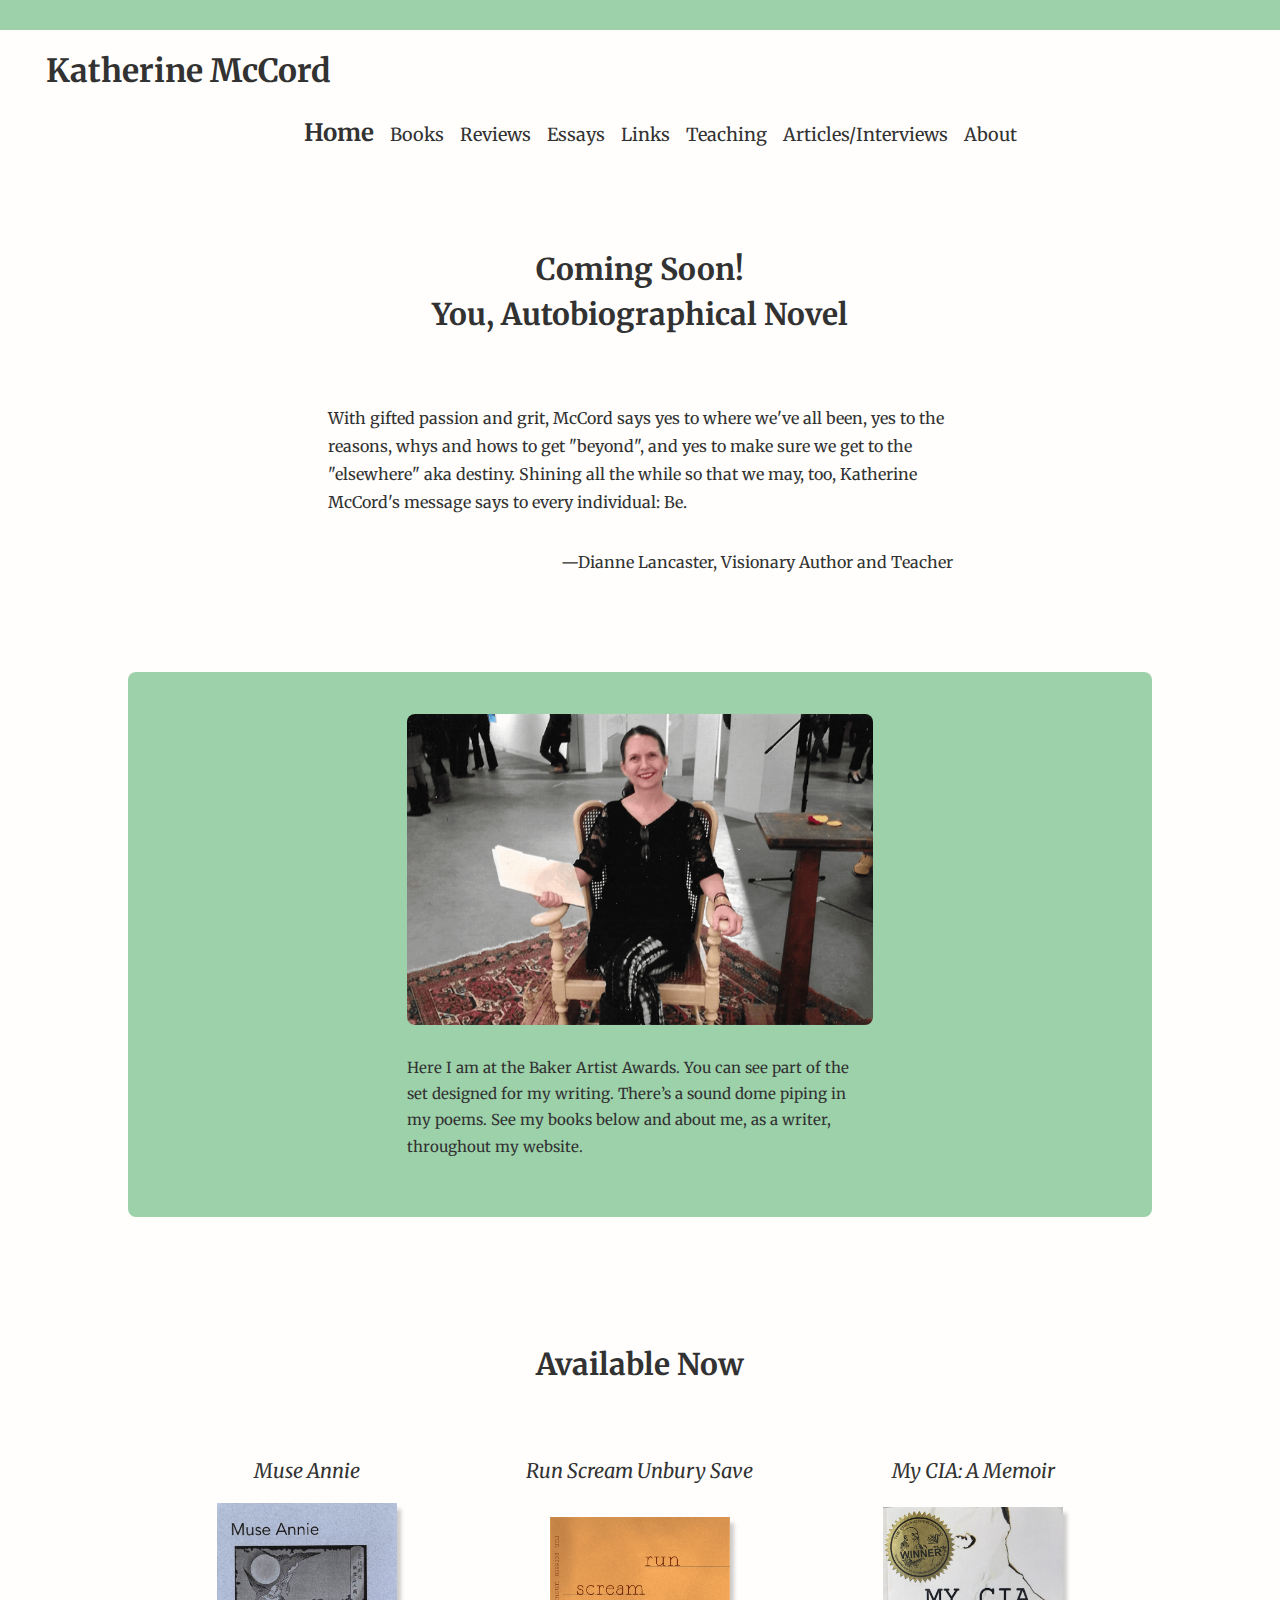
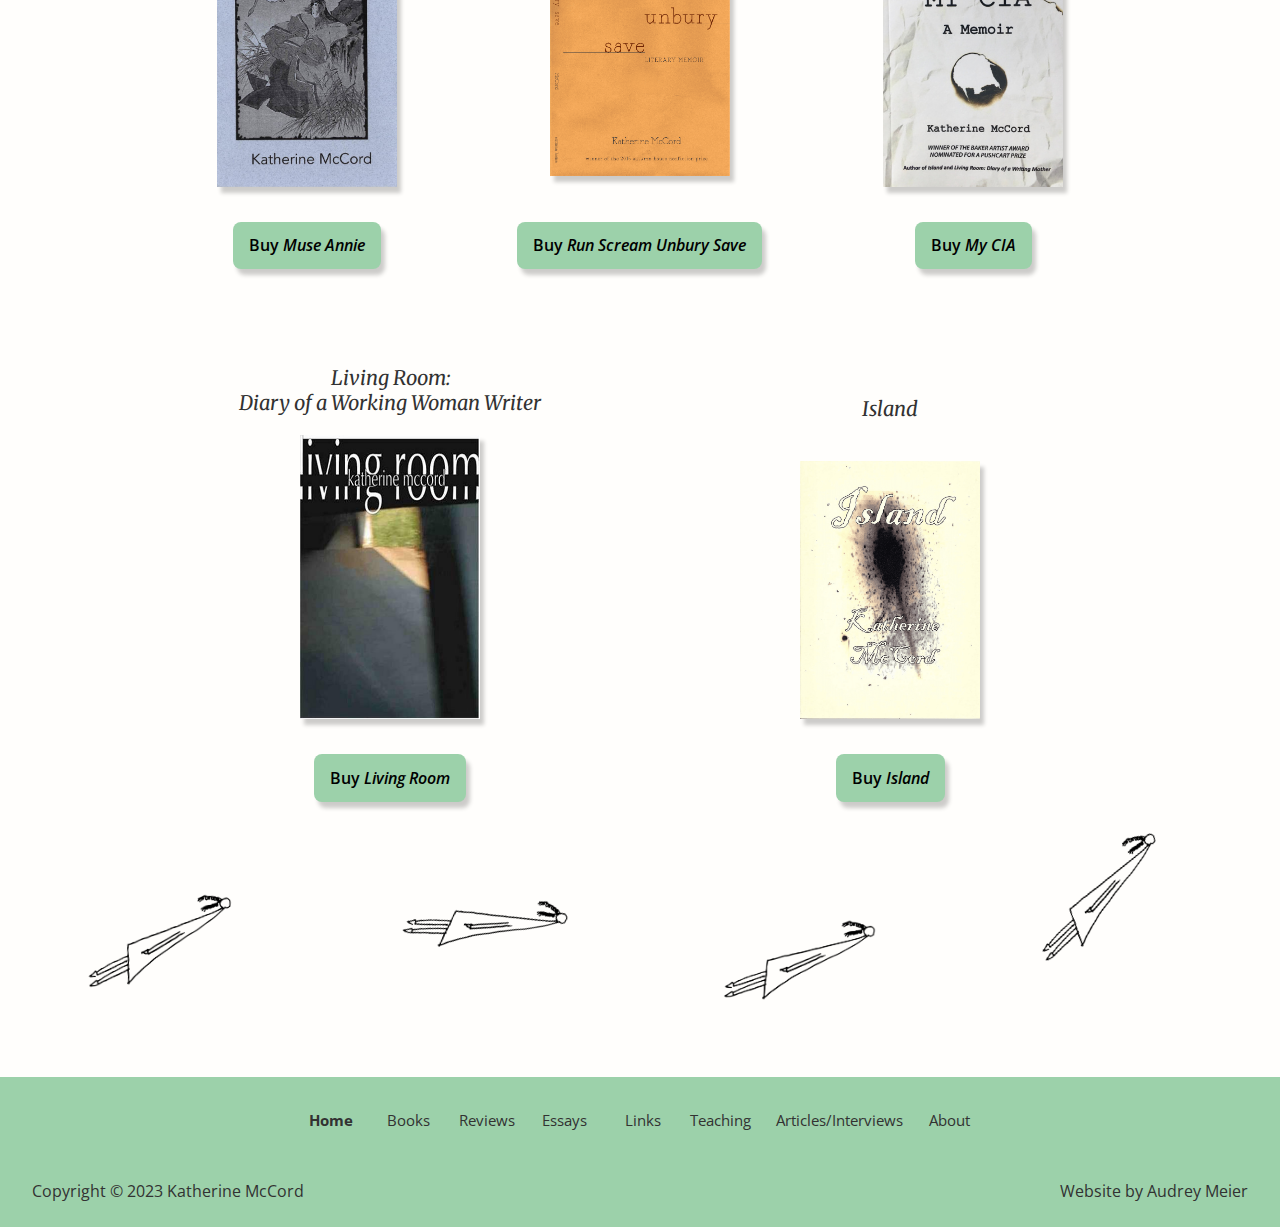
<file: index.html>
<!DOCTYPE html>
<html lang="en">
<head>
    <meta charset="UTF-8">
    <meta http-equiv="X-UA-Compatible" content="IE=edge">
    <meta name="viewport" content="width=device-width, initial-scale=1.0">

    
    <link rel="stylesheet" type="text/css" href="./style.css">
    <link rel="stylesheet" type="text/css" href="./top-nav.css">
    <link rel="stylesheet" type="text/css" href="./footer-new.css">
    <link rel="stylesheet" type="text/css" href="./back-to-top-button.css">

    

    <link rel="preconnect" href="https://fonts.googleapis.com">
    <link rel="preconnect" href="https://fonts.gstatic.com" crossorigin>
    <link href="https://fonts.googleapis.com/css2?family=Merriweather:ital,wght@0,400;0,700;1,400&family=Open+Sans:ital,wght@0,400;0,600;0,700;1,600&display=swap" rel="stylesheet">
    <title>Katherine McCord, Writer</title>
</head>
<body>
    
    <header>  

    <div class="top-box"></div>

      <nav>

        <a href="index.html"><h1 class="title">Katherine<br class="small-screens-title"> McCord</h1></a>

        <ul class="main-nav"> 
          <li><a class="active-nav" href="index.html">Home</a></li>
          <li><a href="books.html">Books</a></li>
          <li><a href="reviews.html">Reviews</a></li>
          <li><a href="essays.html">Essays</a></li>
          <li><a href="links.html">Links</a></li>
          <li><a href="teaching.html">Teaching</a></li>
          <li><a href="articles-interviews.html">Articles/Interviews</a></li>
          <li><a href="about.html">About</a></li>
      </ul>

      <div id="mySidenav" class="sidenav">
          <a href="javascript:void(0)" class="closebtn" onclick="closeNav()">&times;</a>
          <li><a class="active-nav" href="index.html">Home</a></li>
          <li><a href="books.html">Books</a></li>
          <li><a href="reviews.html">Reviews</a></li>
          <li><a href="essays.html">Essays</a></li>
          <li><a href="links.html">Links</a></li>
          <li><a href="teaching.html">Teaching</a></li>
          <li><a href="articles-interviews.html">Articles/Interviews</a></li>
          <li><a href="about.html">About</a></li>
        </div>
        
        <div class="hamburger-container">
          <span class="hamburger" style="font-size:40px;cursor:pointer" onclick="openNav()">&#9776;</span>
        </div>
        
        <script>
        function openNav() {
          document.getElementById("mySidenav").style.width = "250px";
        }
        
        function closeNav() {
          document.getElementById("mySidenav").style.width = "0";
        }
        </script>
      </nav>
  </header>

    <h2>Coming Soon!<br>
    You, Autobiographical Novel</h2>

    <p>With gifted passion and grit, McCord says yes to where we've all been, yes to the reasons, whys and hows to get "beyond", and yes to make sure we get to the "elsewhere" aka destiny. Shining all the while so that we may, too, Katherine McCord's message says to every individual: Be. </p>

    <p class="quote-attribution"> —Dianne Lancaster, Visionary Author and Teacher</p>

    <div class="pic-box">
        <div class="pic-box-contents">
            <div class="kitty-chair-container">
                <img class="kitty-chair" src="Katherine McCord in Chair compressed.png" alt="Katherine McCord sitting in a chair and smiling at the camera">
            </div>
            <p class="caption">Here I am at the Baker Artist Awards. You can see part of the set designed for my writing. There’s a sound dome piping in my poems. See my books below and about me, as a writer, throughout my website.</p>
        </div>
    </div>

    <h2>Available Now</h2>

        <div class="books">

            <div class="muse-annie">
                <h3>Muse Annie</h3>
                <img class="muse-annie-cover-small" src="Muse Annie Cover.jpg" alt="book cover of Muse Annie that is a Japanese woodblock print of a woman and 2 flying swans">
                <a href="https://kattywompuspress.com/shop/books-and-chapbooks/muse-annie-by-katherine-mccord/" target="_blank"><button class="muse-annie-button">Buy <i>Muse Annie</i></button></a>

            </div>
        
            <div class="run">
                <h3>Run Scream Unbury Save</h3>
                <img class="run-cover-small" src="Run Scream Unbury Save Cover.png" alt="book cover with kraft paper background and red text saying run scream unbury save">
                <a href="https://cdcshoppingcart.uchicago.edu/Cart2/Cart?ISBN=9781938769184&PRESS=ahp" target="_blank"><button class="run-button">Buy <i>Run Scream Unbury Save</i></button></a>
            </div>

            <div class="cia">
                <h3>My CIA: A Memoir</h3>
                <img class="cia-cover-small" src="my cia a memoir katherine mccord award cover.jpg" alt="book cover that looks like distressed paper with a bullet hole and the title My CIA: A Memoir">
                <a href="https://www.amazon.com/My-CIA-Memoir-Katherine-McCord/dp/0982922841" target="_blank"><button class="cia-button">Buy <i>My CIA</i></button></a>
            </div>
        
            <div class="living-room">
                <h3 class="living-room-title">Living Room:<br>
                    Diary of a Working Woman Writer</h3>
                <img class="living-room-cover-small" src="Living Room Cover.jpeg" alt="book cover of Living Room that is a blurry photo of a window from the inside looking to a sunny exterior that has greenery, with the book title Living Room: Diary of a Working Woman Writer">
                <a href="https://www.amazon.com/Living-Room-Diary-Working-Writer/dp/0974590916/" target="_blank"><button class="living-room-button">Buy <i>Living Room</i></button></a>
            </div>
        

            <div class="island">
                <h3 class="island-title">Island</h3>
                <img class="island-cover-small" src="Island Cover Cropped.png" alt="book cover of an abstract photo of a thistle top shedding pollen, with the book title Island">
                <a href="https://www.amazon.com/Island-Katherine-McCord/dp/188298384X" target="_blank"><button class="island-button">Buy <i>Island</i></button></a>
            </div>

        </div>

    <section class="flying-girls">
        <img id="flying-girl-1" class="flying-girl" src="Flying Illustration Vectorized-min.png" alt="illustration of girls with braids wearing triangle-shaped dresses flying playfully through the air from left to right">

        <img id="flying-girl-2" class="flying-girl" src="Flying Illustration Vectorized-min.png" alt="illustration of girls with braids wearing triangle-shaped dresses flying playfully through the air from left to right">

        <img id="flying-girl-3" class="flying-girl" src="Flying Illustration Vectorized-min.png" alt="illustration of girls with braids wearing triangle-shaped dresses flying playfully through the air from left to right">

        <img id="flying-girl-4" class="flying-girl" src="Flying Illustration Vectorized-min.png" alt="illustration of girls with braids wearing triangle-shaped dresses flying playfully through the air from left to right">
    </section>


          <button onclick="topFunction()" id="myBtn" title="Go to top"><img id="arrow" src="Back to top arrow.png" alt="small arrow curving from the right bottom to the top"></button>

        <script>
        // Get the button
        let mybutton = document.getElementById("myBtn");
        
        // When the user scrolls down 20px from the top of the document, show the button
        window.onscroll = function() {scrollFunction()};
        
        function scrollFunction() {
            if (document.body.scrollTop > 20 || document.documentElement.scrollTop > 20) {
            mybutton.style.display = "block";
            } else {
            mybutton.style.display = "none";
            }
        }
        
        // When the user clicks on the button, scroll to the top of the document
        function topFunction() {
            document.body.scrollTop = 0;
            document.documentElement.scrollTop = 0;
        }
        </script>
    

    <footer>
        <ul class="footer-nav"> 
            <li id="a"><a class="active-footer" href="index.html">Home</a></li>
            <li id="b"><a href="books.html">Books</a></li>
            <li id="c"><a href="reviews.html">Reviews</a></li>
            <li id="d"><a href="essays.html">Essays</a></li>
            <li id="e"><a href="links.html">Links</a></li>
            <li id="f"><a href="teaching.html">Teaching</a></li>
            <li id="g"><a id="articles-footer" href="articles-interviews.html">Articles/Interviews</a></li>
            <li id="h"><a href="about.html">About</a></li>
        </ul>
        <ul class="copyright">
            <li>Copyright © 2023 <br class="small-screens">Katherine McCord</li>
            <li>Website by <br class="small-screens">Audrey Meier</li>
        </ul>
    </footer>
</body>
</html>
</file>
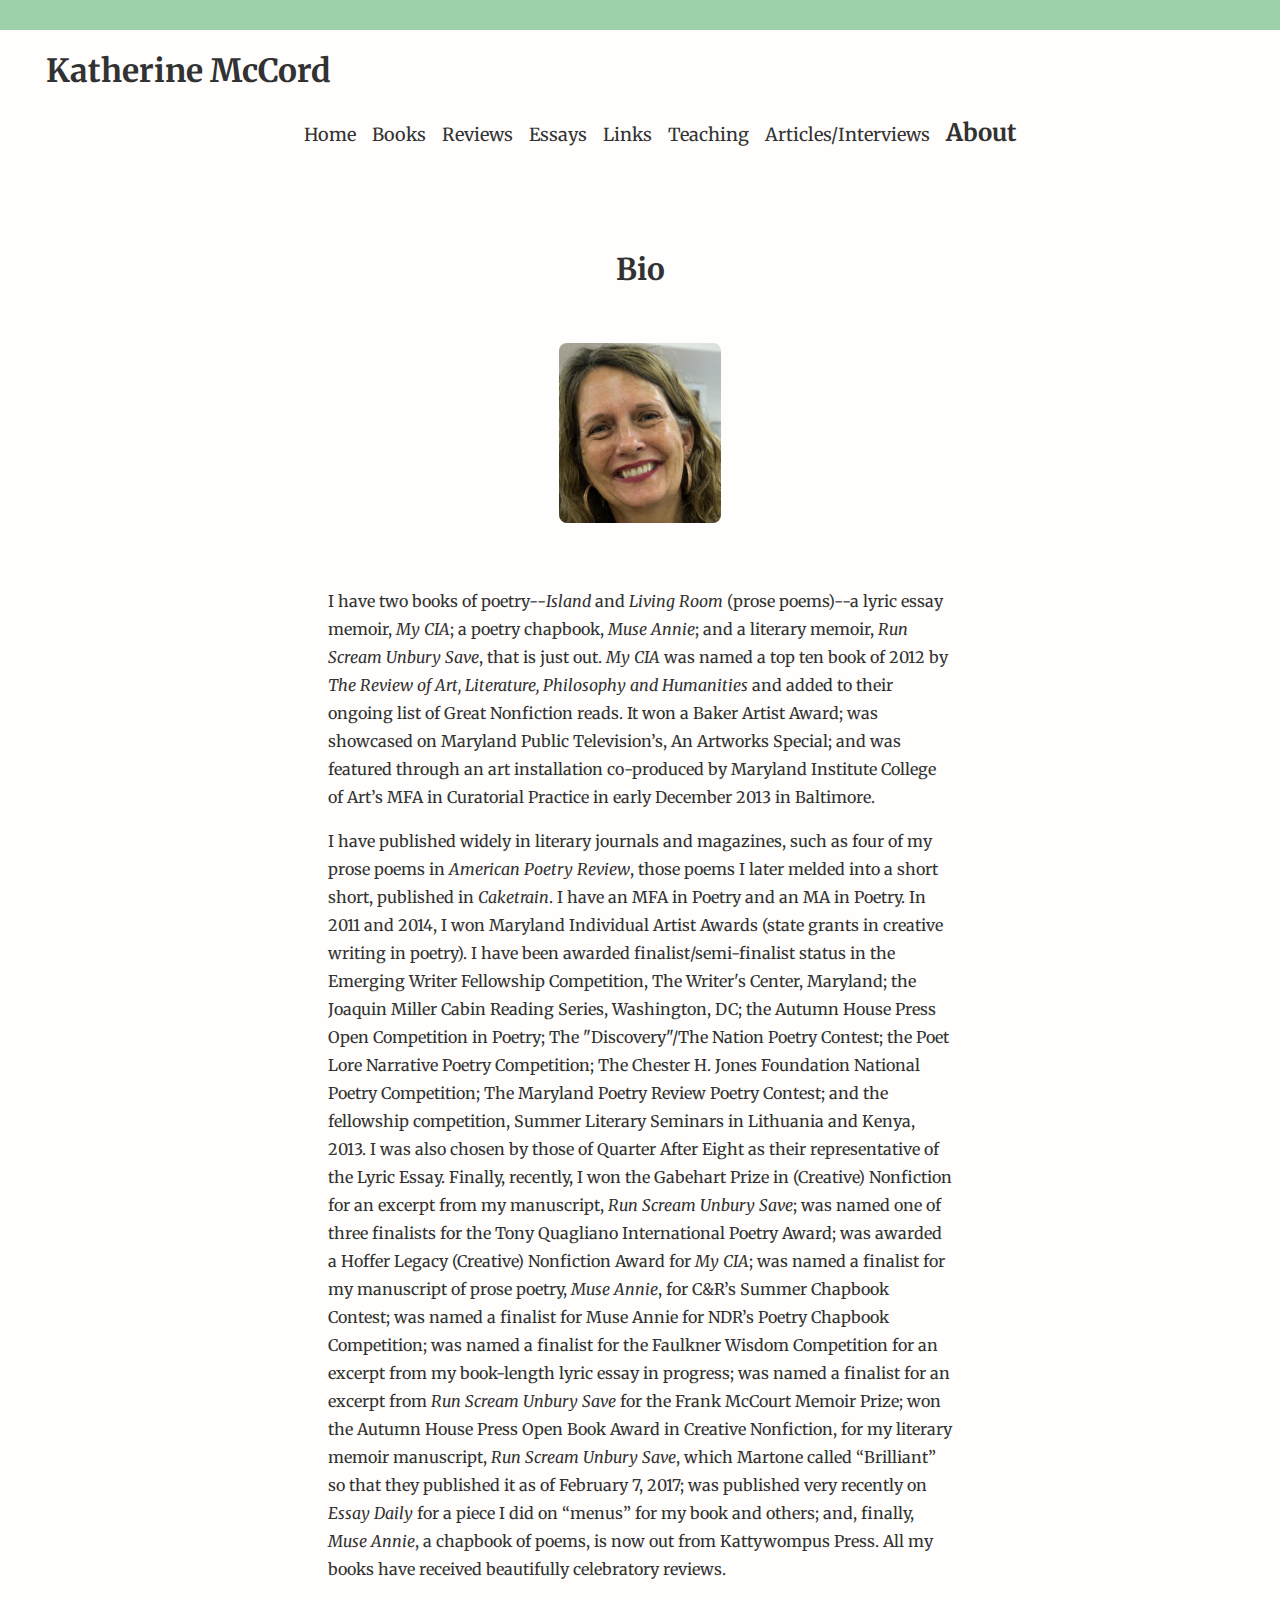
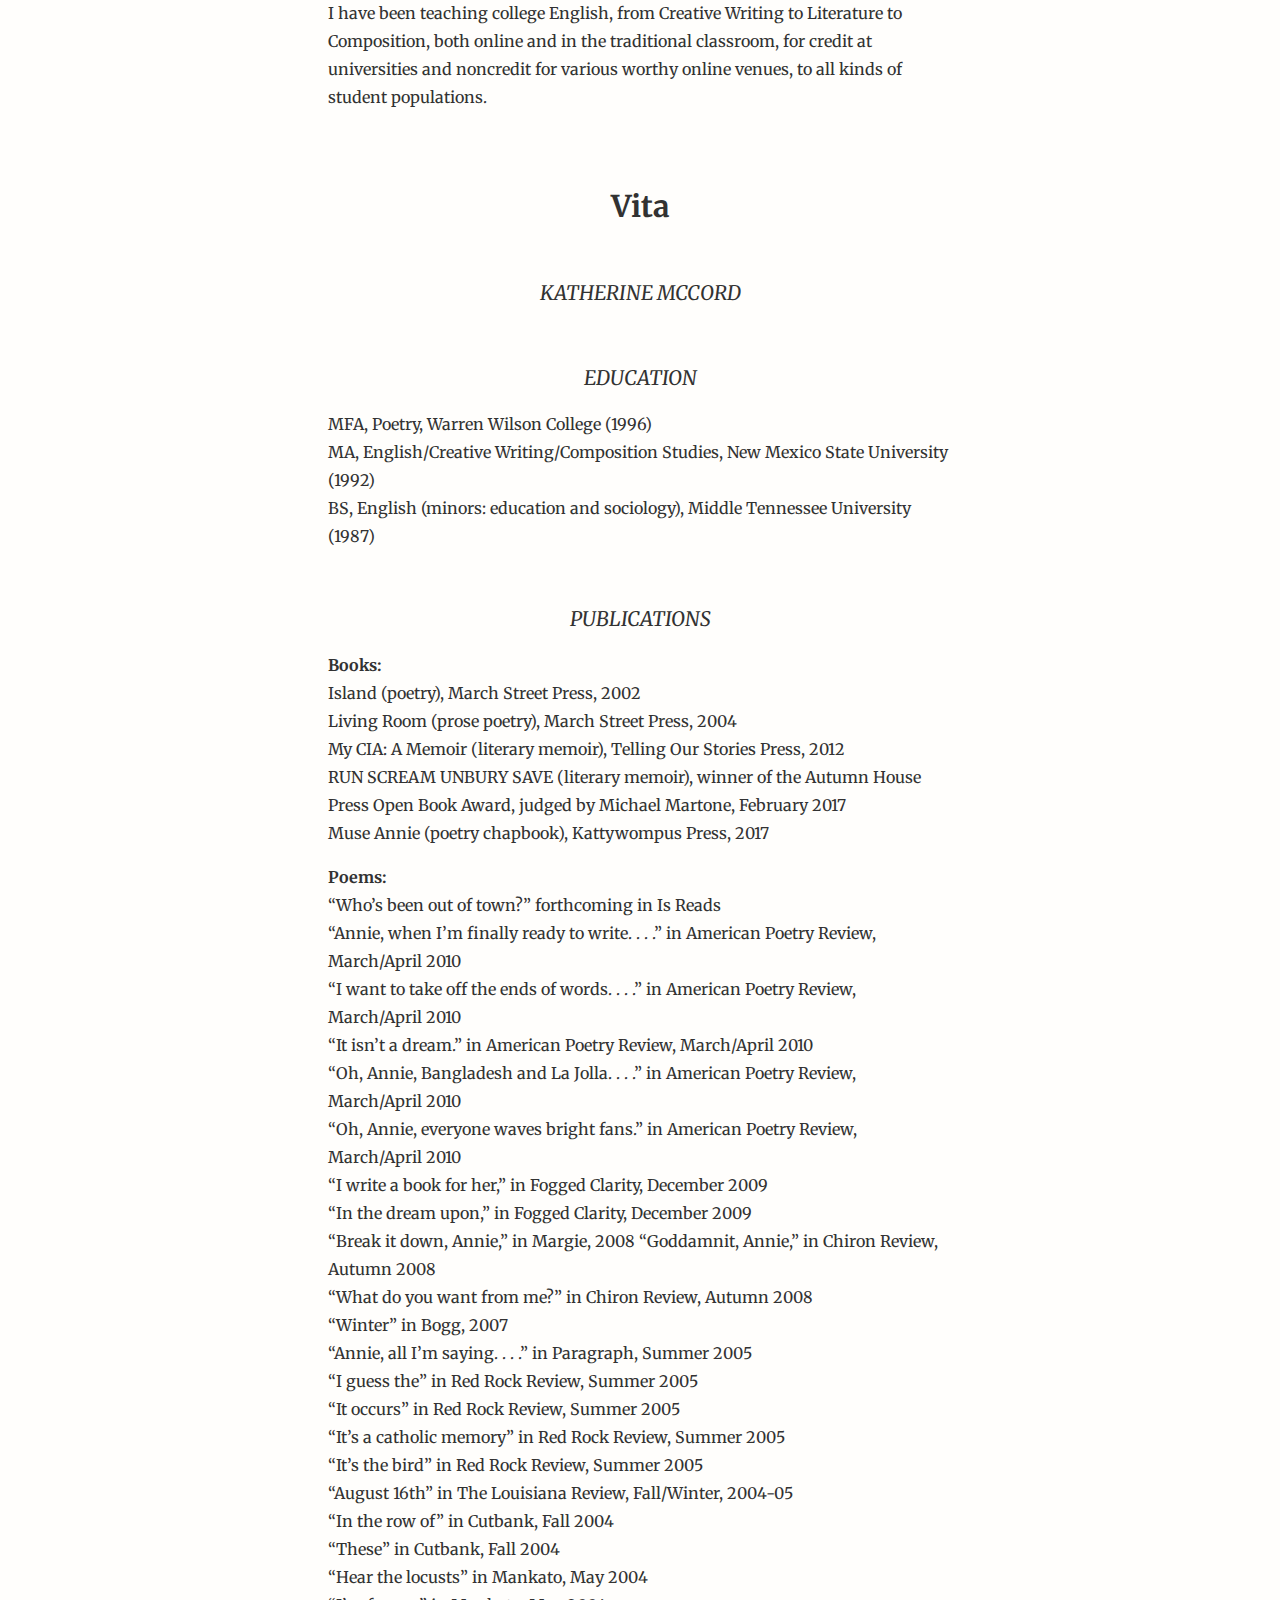
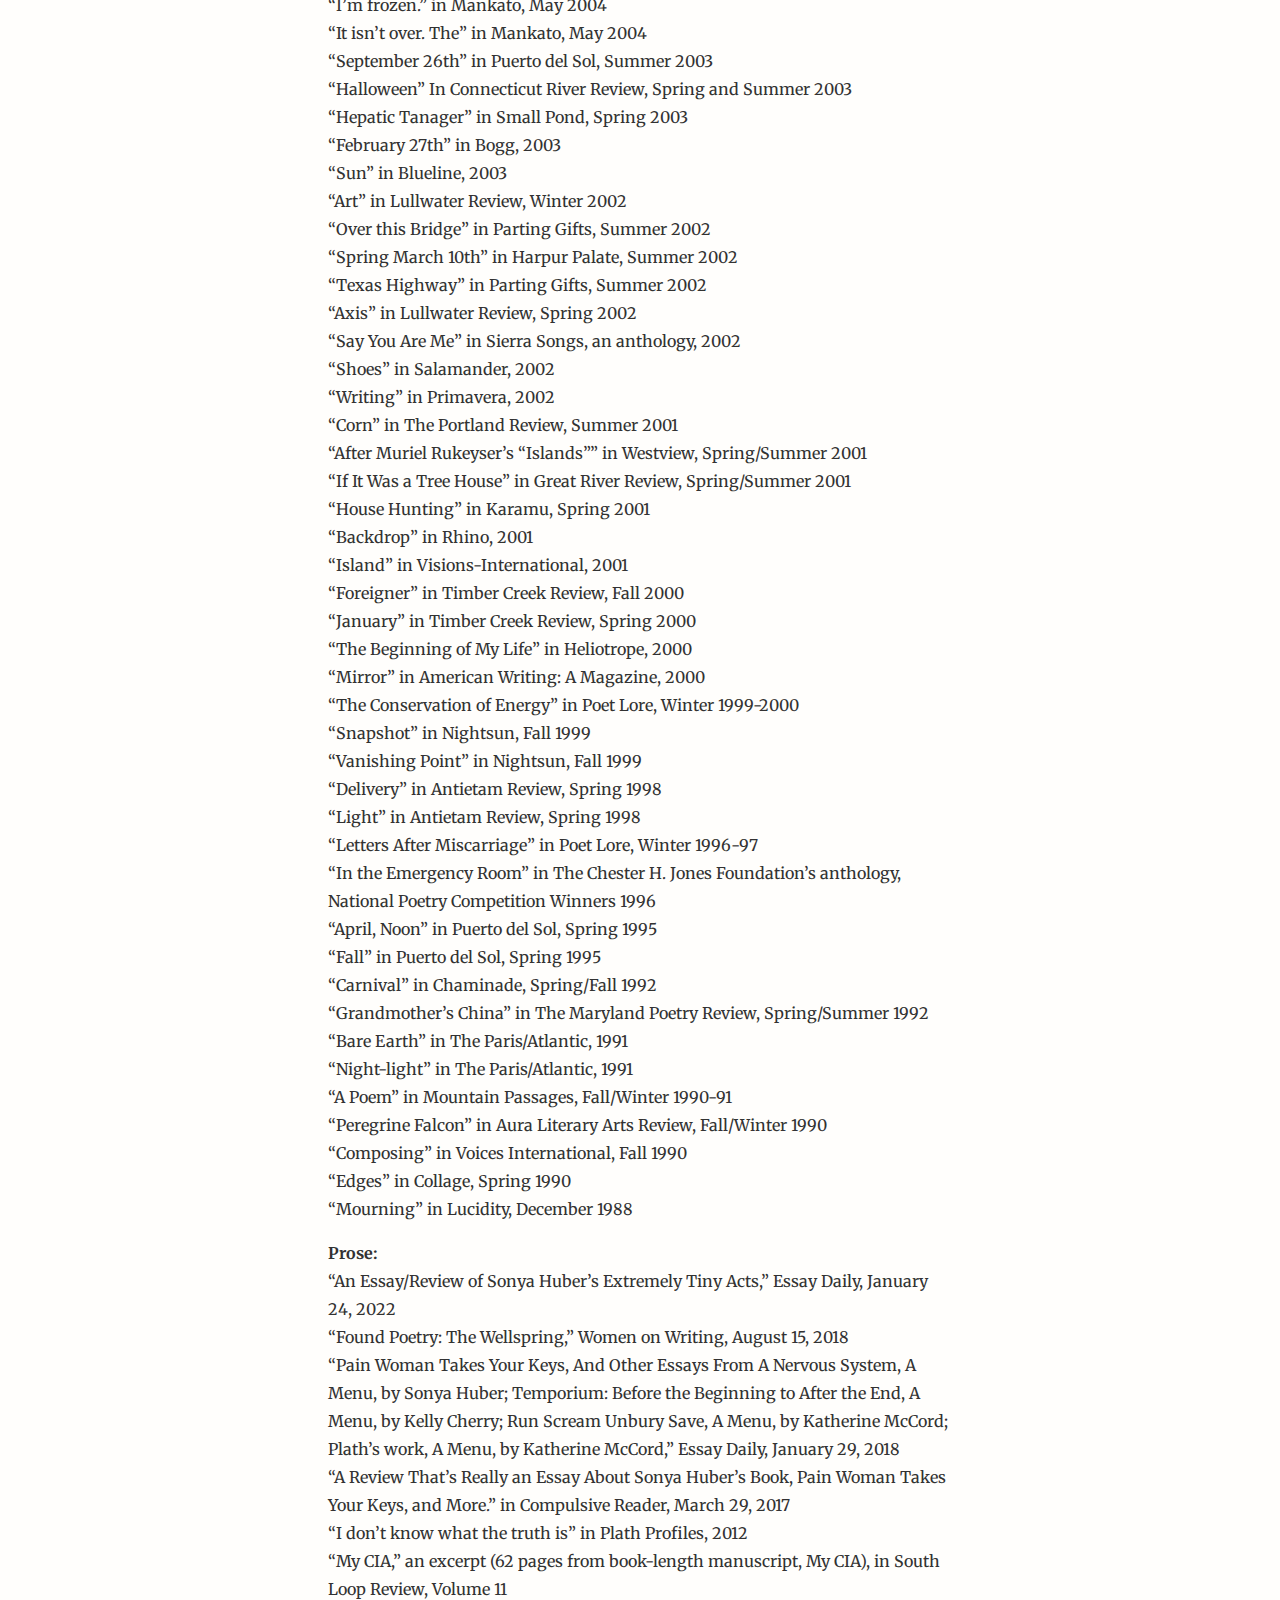
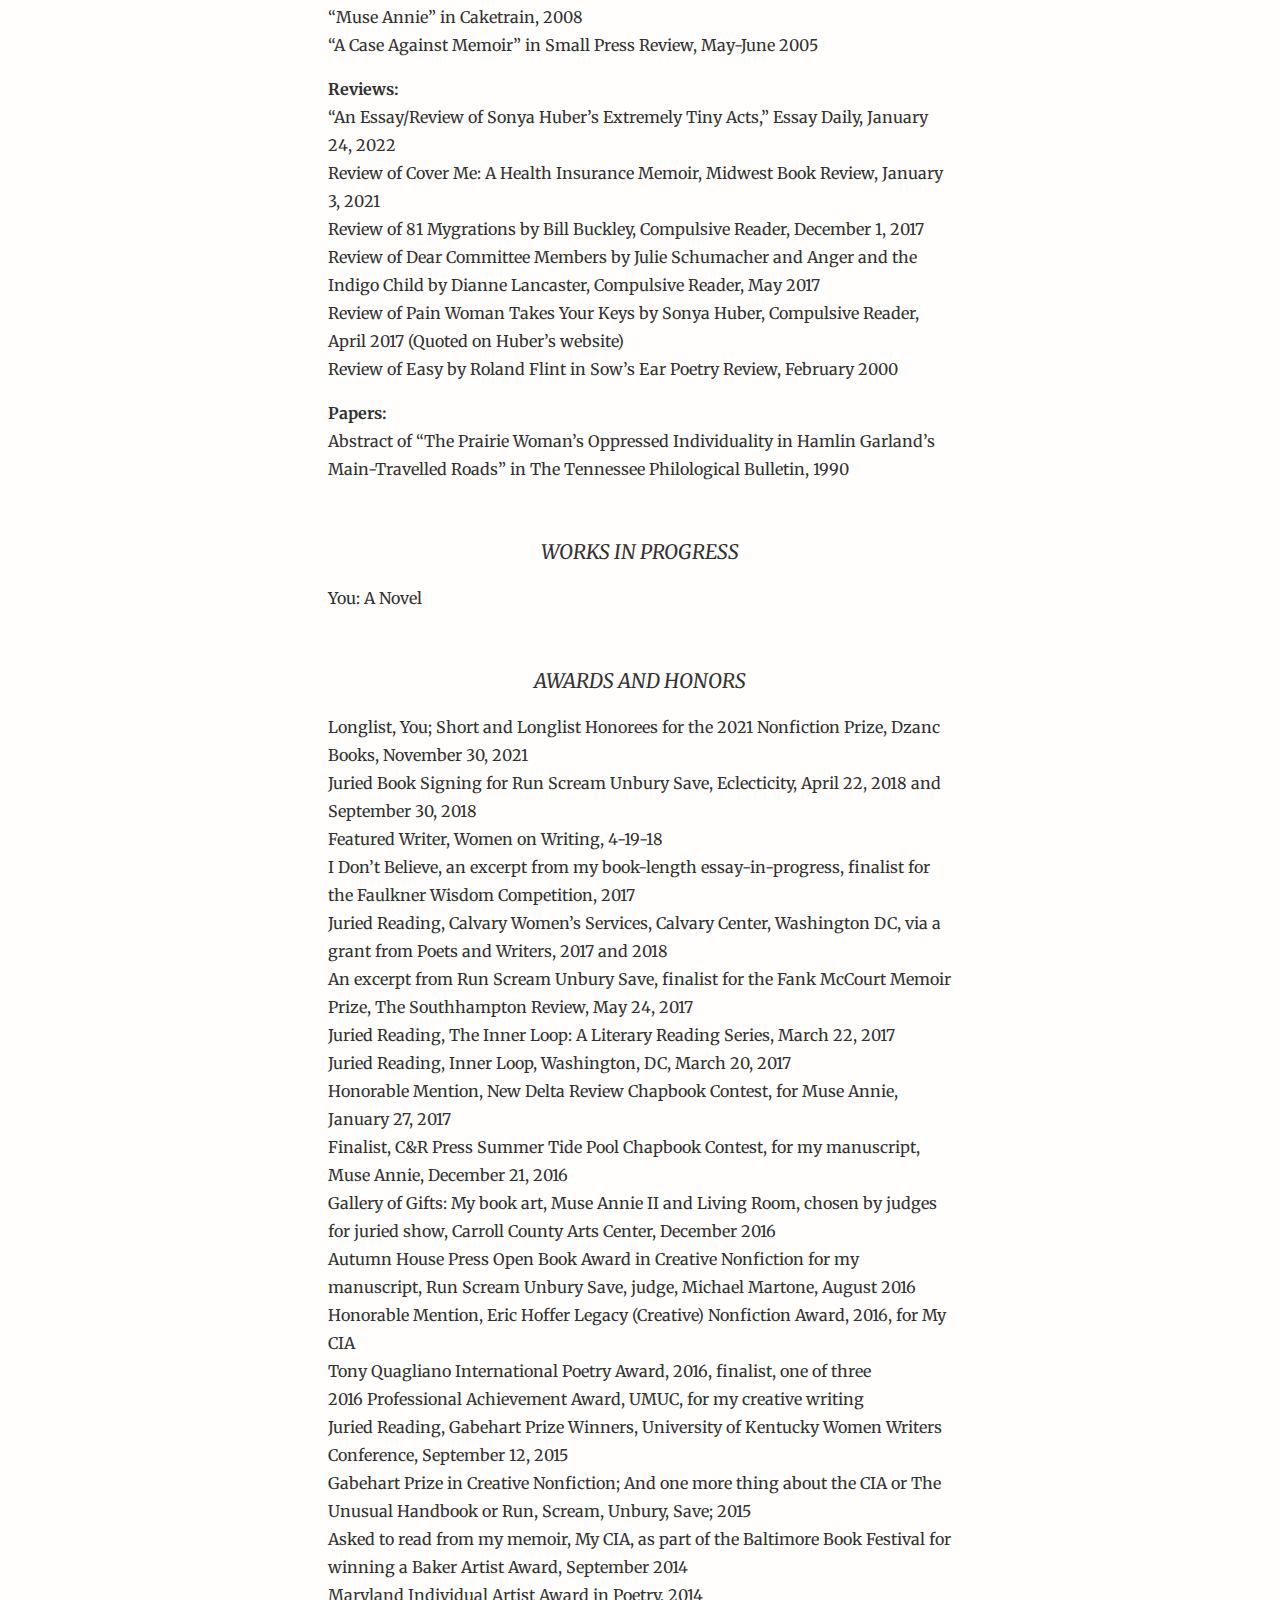
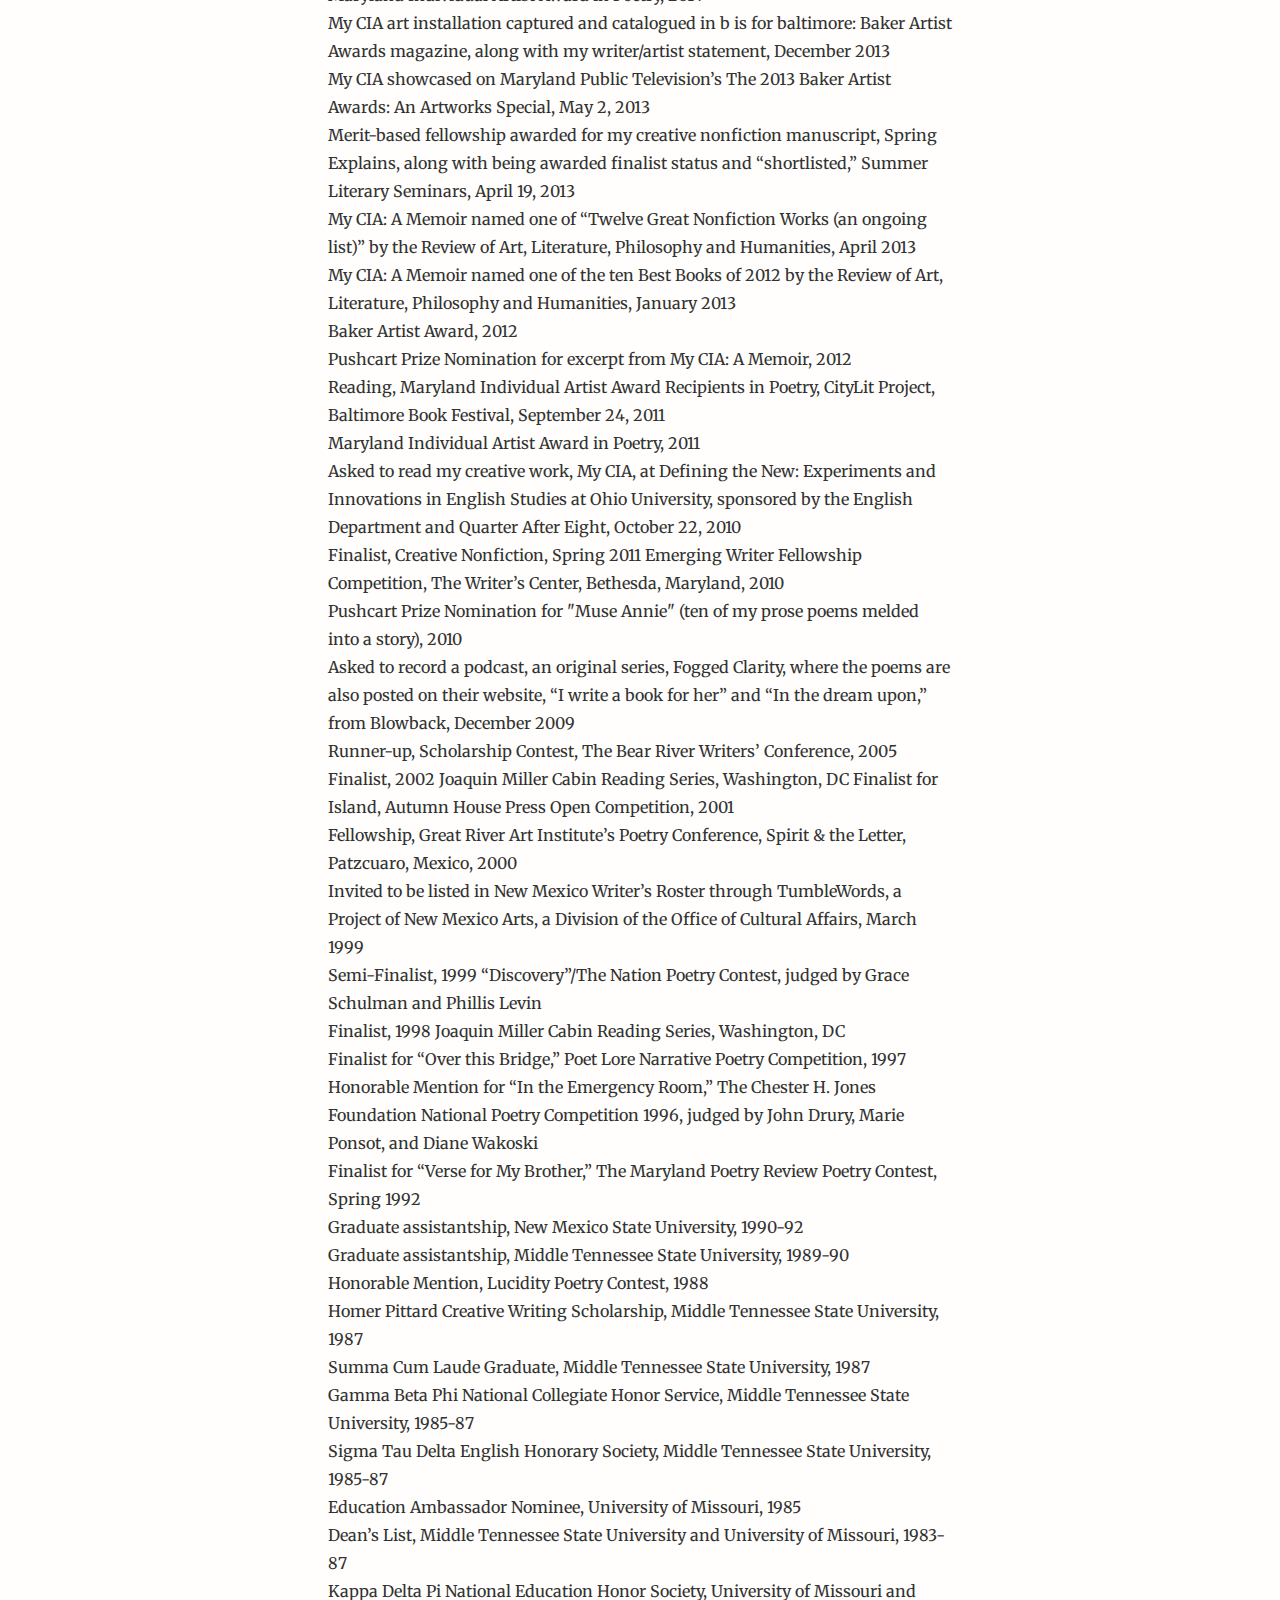
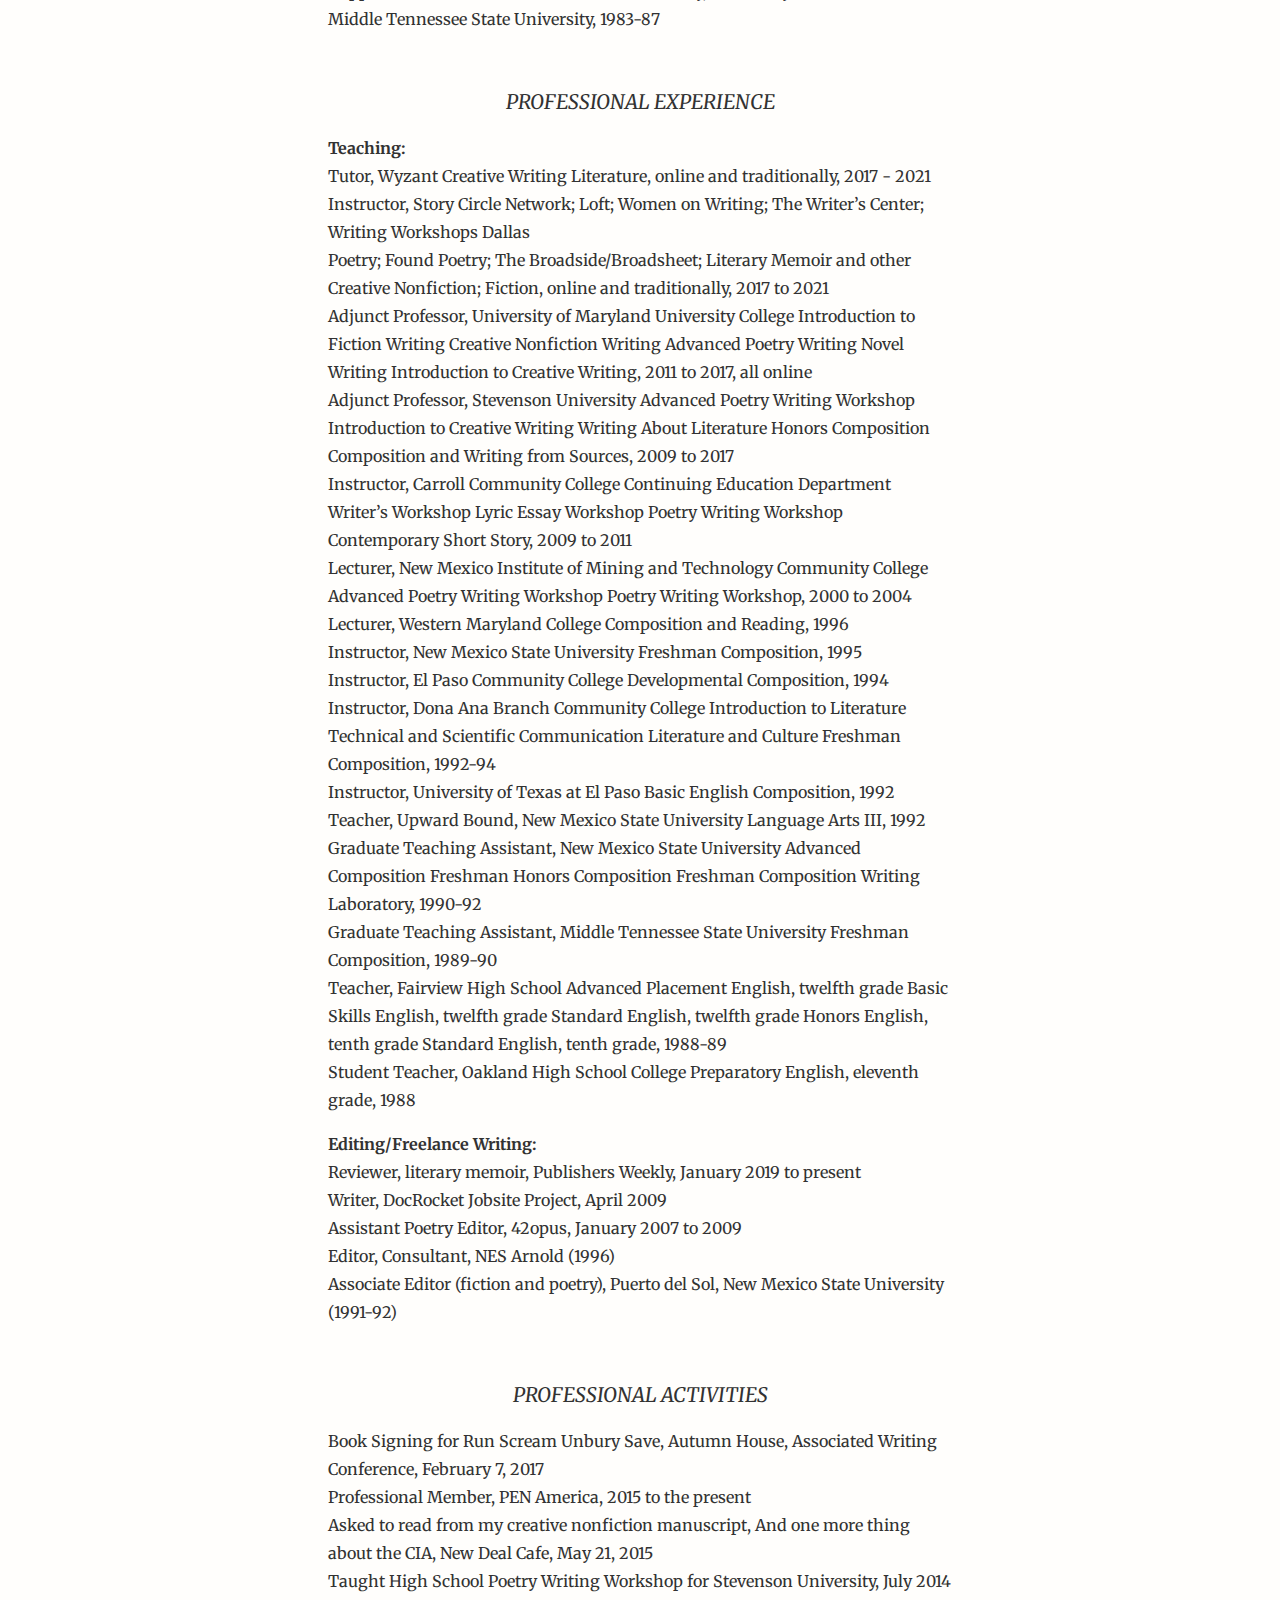
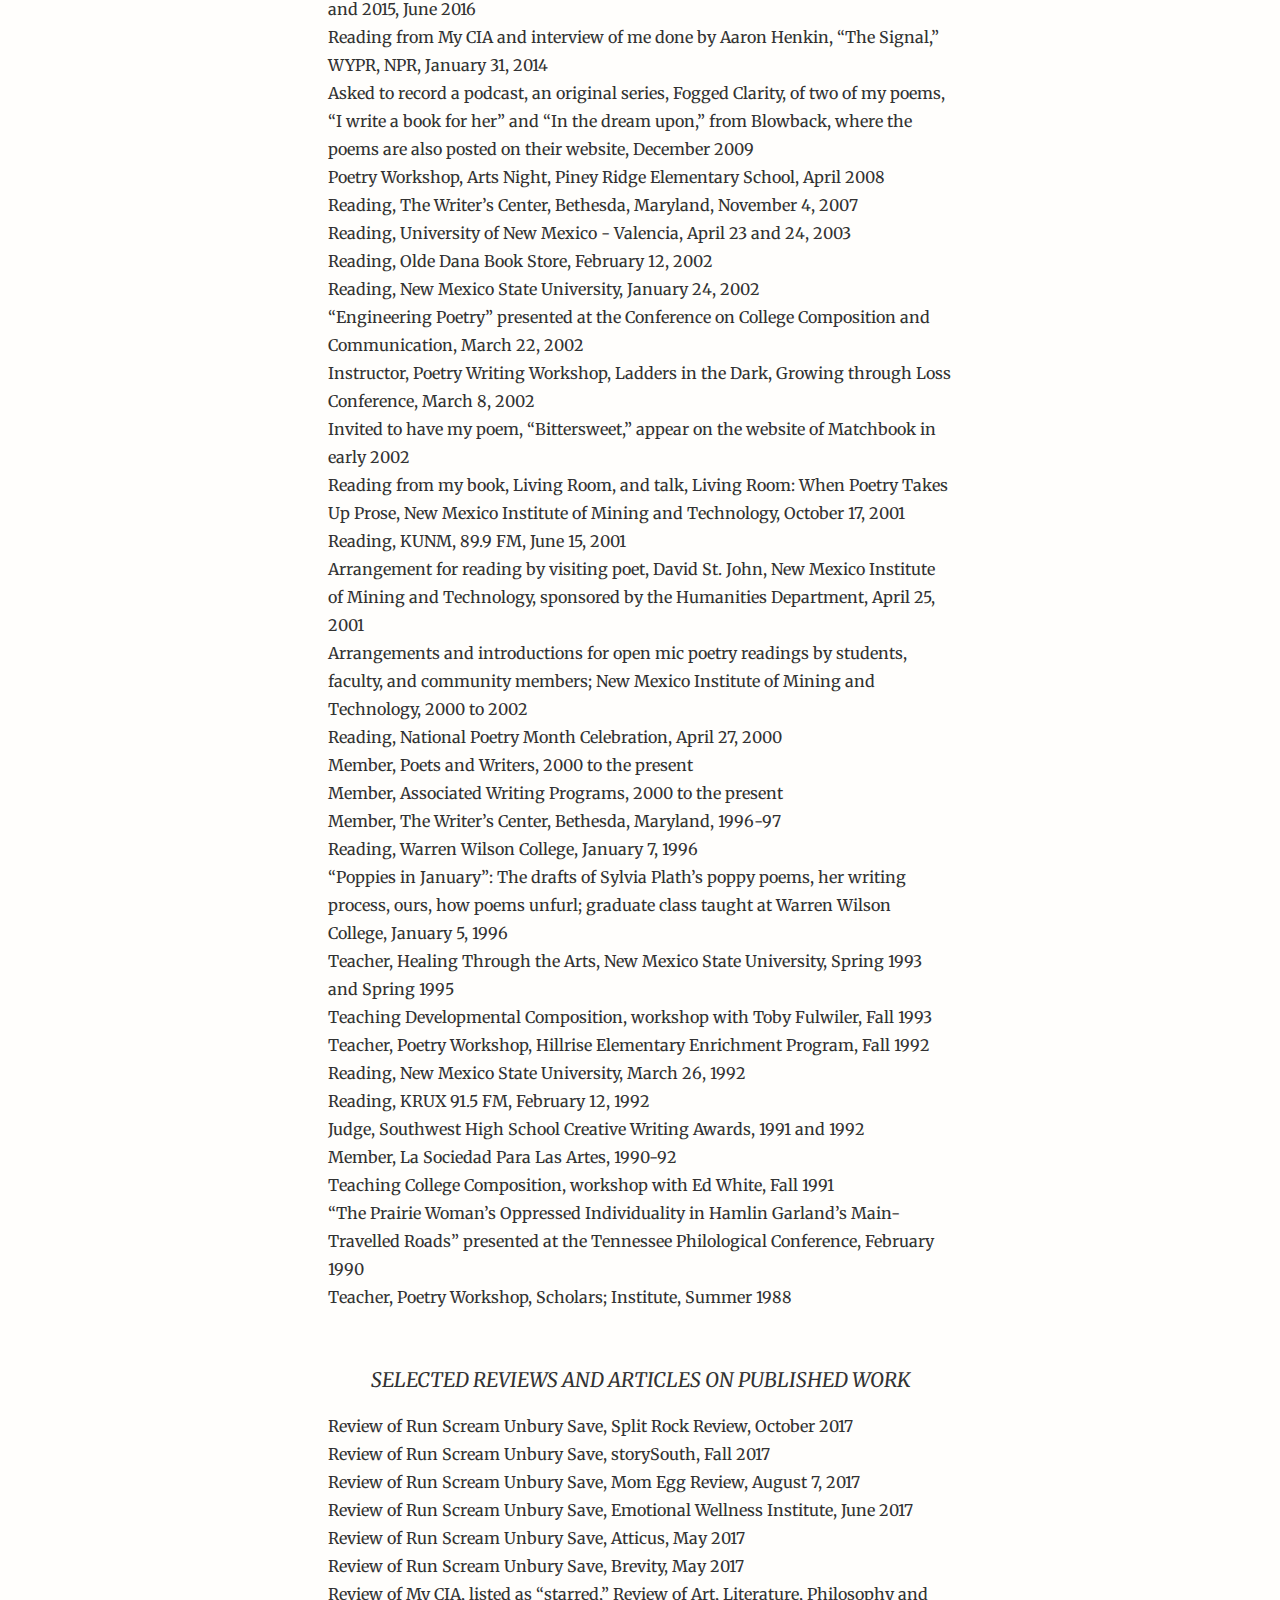
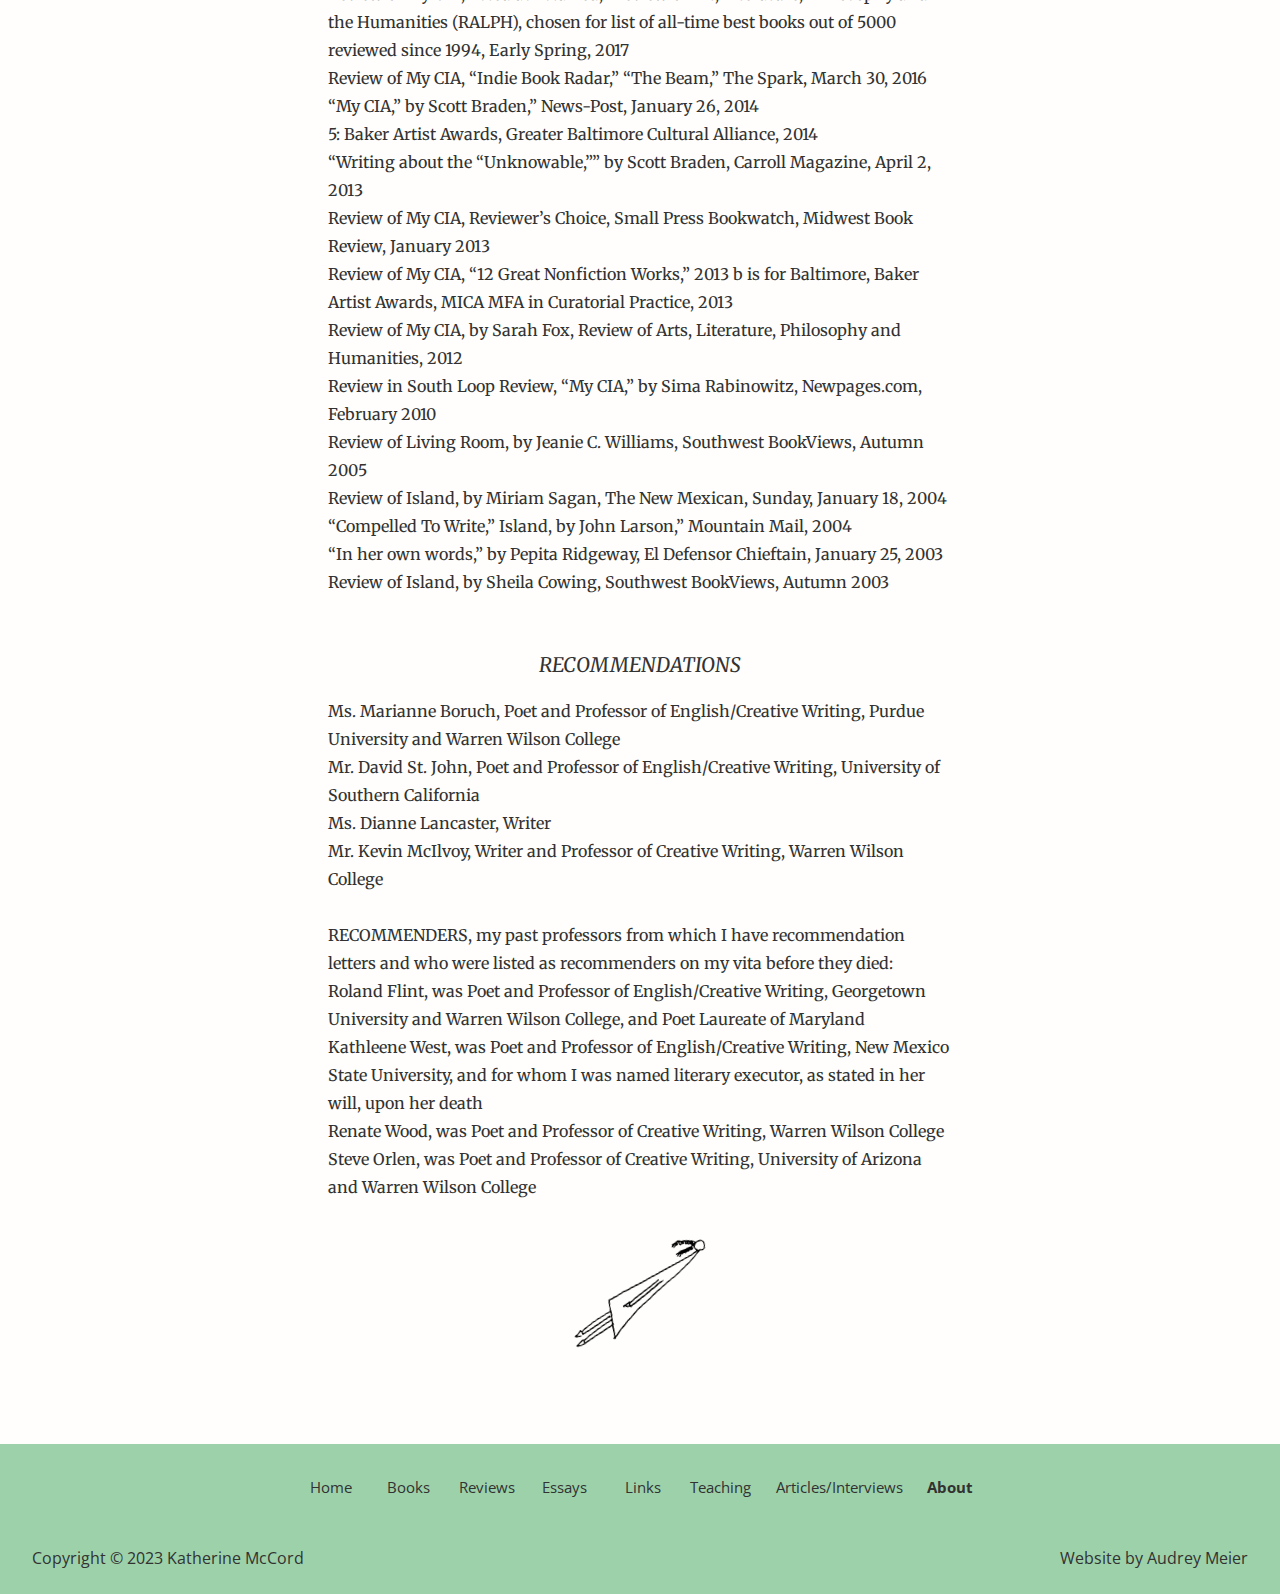
<file: about.html>
<!DOCTYPE html>
<html lang="en">
<head>
    <meta charset="UTF-8">
    <meta http-equiv="X-UA-Compatible" content="IE=edge">
    <meta name="viewport" content="width=device-width, initial-scale=1.0">


    <link rel="stylesheet" type="text/css" href="./style.css">
    <link rel="stylesheet" type="text/css" href="./top-nav.css">
    <link rel="stylesheet" type="text/css" href="./footer-new.css">
    <link rel="stylesheet" type="text/css" href="./back-to-top-button.css">

    
    <link rel="preconnect" href="https://fonts.googleapis.com">
    <link rel="preconnect" href="https://fonts.gstatic.com" crossorigin>
    <link href="https://fonts.googleapis.com/css2?family=Merriweather:ital,wght@0,400;0,700;1,400&family=Open+Sans:ital,wght@0,400;0,600;0,700;1,600&display=swap" rel="stylesheet">
    <title>Katherine McCord, Writer - About</title>
</head>
<body>
  <header>  

    <div class="top-box"></div>

      <nav>

        <a href="index.html"><h1 class="title">Katherine<br class="small-screens-title"> McCord</h1></a>

        <ul class="main-nav"> 
          <li><a href="index.html">Home</a></li>
          <li><a href="books.html">Books</a></li>
          <li><a href="reviews.html">Reviews</a></li>
          <li><a href="essays.html">Essays</a></li>
          <li><a href="links.html">Links</a></li>
          <li><a href="teaching.html">Teaching</a></li>
          <li><a href="articles-interviews.html">Articles/Interviews</a></li>
          <li><a class="active-nav" href="about.html">About</a></li>
      </ul>

      <div id="mySidenav" class="sidenav">
          <a href="javascript:void(0)" class="closebtn" onclick="closeNav()">&times;</a>
          <li><a href="index.html">Home</a></li>
          <li><a href="books.html">Books</a></li>
          <li><a href="reviews.html">Reviews</a></li>
          <li><a href="essays.html">Essays</a></li>
          <li><a href="links.html">Links</a></li>
          <li><a href="teaching.html">Teaching</a></li>
          <li><a href="articles-interviews.html">Articles/Interviews</a></li>
          <li><a class="active-nav" href="about.html">About</a></li>
        </div>
        
        <div class="hamburger-container">
          <span class="hamburger" style="font-size:40px;cursor:pointer" onclick="openNav()">&#9776;</span>
        </div>
        
        <script>
        function openNav() {
          document.getElementById("mySidenav").style.width = "250px";
        }
        
        function closeNav() {
          document.getElementById("mySidenav").style.width = "0";
        }
        </script>
      </nav>
  </header>

      <h2>Bio</h2>
      <img class="kitty-smiling" src="Kitty McCord Face.jpg" alt="photo of Katherine McCord smiling at the camera">

      <section class="bio">
        <p>I have two books of poetry--<i>Island</i> and <i>Living Room</i> (prose poems)--a lyric essay memoir, <i>My CIA</i>; a poetry chapbook, <i>Muse Annie</i>; and a literary memoir, <i>Run Scream Unbury Save</i>, that is just out. <i>My CIA</i> was named a top ten book of 2012 by <i>The Review of Art, Literature, Philosophy and Humanities</i> and added to their ongoing list of Great Nonfiction reads. It won a Baker Artist Award; was showcased on Maryland Public Television’s, An Artworks Special; and was featured through an art installation co-produced by Maryland Institute College of Art’s MFA in Curatorial Practice in early December 2013 in Baltimore.</p>

        <p>I have published widely in literary journals and magazines, such as four of my prose poems in <i>American Poetry Review</i>, those poems I later melded into a short short, published in <i>Caketrain</i>. I have an MFA in Poetry and an MA in Poetry. In 2011 and 2014, I won Maryland Individual Artist Awards (state grants in creative writing in poetry). I have been awarded finalist/semi-finalist status in the Emerging Writer Fellowship Competition, The Writer's Center, Maryland; the Joaquin Miller Cabin Reading Series, Washington, DC; the Autumn House Press Open Competition in Poetry; The "Discovery"/The Nation Poetry Contest; the Poet Lore Narrative Poetry Competition; The Chester H. Jones Foundation National Poetry Competition; The Maryland Poetry Review Poetry Contest; and the fellowship competition, Summer Literary Seminars in Lithuania and Kenya, 2013. I was also chosen by those of Quarter After Eight as their representative of the Lyric Essay. Finally, recently, I won the Gabehart Prize in (Creative) Nonfiction for an excerpt from my manuscript, <i>Run Scream Unbury Save</i>; was named one of three finalists for the Tony Quagliano International Poetry Award; was awarded a Hoffer Legacy (Creative) Nonfiction Award for <i>My CIA</i>; was named a finalist for my manuscript of prose poetry, <i>Muse Annie</i>, for C&R’s Summer Chapbook Contest; was named a finalist for Muse Annie for NDR’s Poetry Chapbook Competition; was named a finalist for the Faulkner Wisdom Competition for an excerpt from my book-length lyric essay in progress; was named a finalist for an excerpt from <i>Run Scream Unbury Save</i> for the Frank McCourt Memoir Prize; won the Autumn House Press Open Book Award in Creative Nonfiction, for my literary memoir manuscript, <i>Run Scream Unbury Save</i>, which Martone called “Brilliant” so that they published it as of February 7, 2017; was published very recently on <i>Essay Daily</i> for a piece I did on “menus” for my book and others; and, finally, <i>Muse Annie</i>, a chapbook of poems, is now out from Kattywompus Press. All my books have received beautifully celebratory reviews. </p>

        <p>I have been teaching college English, from Creative Writing to Literature to Composition, both online and in the traditional classroom, for credit at universities and noncredit for various worthy online venues, to all kinds of student populations.</p>
      </section>

      <section class="vita">
        <h2>Vita</h2>
        <h3>KATHERINE MCCORD</h3>
        <br>

        <h3>EDUCATION</h3>
        <p>MFA, Poetry, Warren Wilson College (1996)<br>
        MA, English/Creative Writing/Composition Studies, New Mexico State University
        (1992)<br>
        BS, English (minors: education and sociology), Middle Tennessee University (1987)</p><br>

        <h3>PUBLICATIONS</h3>
        <p><b>Books:</b><br>
        Island (poetry), March Street Press, 2002<br>
        Living Room (prose poetry), March Street Press, 2004<br>
        My CIA: A Memoir (literary memoir), Telling Our Stories Press, 2012<br>
        RUN SCREAM UNBURY SAVE (literary memoir), winner of the Autumn House Press Open Book Award, judged by Michael Martone, February 2017<br>
        Muse Annie (poetry chapbook), Kattywompus Press, 2017</p>

        <p><b>Poems:</b><br>
        “Who’s been out of town?” forthcoming in Is Reads<br>
        “Annie, when I’m finally ready to write. . . .” in American Poetry Review, March/April
        2010<br>
        “I want to take off the ends of words. . . .” in American Poetry Review, March/April
        2010<br>
        “It isn’t a dream.” in American Poetry Review, March/April 2010<br>
        “Oh, Annie, Bangladesh and La Jolla. . . .” in American Poetry Review, March/April
        2010<br>
        “Oh, Annie, everyone waves bright fans.” in American Poetry Review, March/April
        2010<br>
        “I write a book for her,” in Fogged Clarity, December 2009<br>
        “In the dream upon,” in Fogged Clarity, December 2009<br>
        “Break it down, Annie,” in Margie, 2008
        “Goddamnit, Annie,” in Chiron Review, Autumn 2008<br>
        “What do you want from me?” in Chiron Review, Autumn 2008<br>
        “Winter” in Bogg, 2007<br>
        “Annie, all I’m saying. . . .” in Paragraph, Summer 2005<br>
        “I guess the” in Red Rock Review, Summer 2005<br>
        “It occurs” in Red Rock Review, Summer 2005<br>
        “It’s a catholic memory” in Red Rock Review, Summer 2005<br>
        “It’s the bird” in Red Rock Review, Summer 2005<br>
        “August 16th” in The Louisiana Review, Fall/Winter, 2004-05<br>
        “In the row of” in Cutbank, Fall 2004<br>
        “These” in Cutbank, Fall 2004<br>
        “Hear the locusts” in Mankato, May 2004<br>
        “I’m frozen.” in Mankato, May 2004<br>
        “It isn’t over. The” in Mankato, May 2004<br>
        “September 26th” in Puerto del Sol, Summer 2003<br>
        “Halloween” In Connecticut River Review, Spring and Summer 2003<br>
        “Hepatic Tanager” in Small Pond, Spring 2003<br>
        “February 27th” in Bogg, 2003<br>
        “Sun” in Blueline, 2003<br>
        “Art” in Lullwater Review, Winter 2002<br>
        “Over this Bridge” in Parting Gifts, Summer 2002<br>
        “Spring March 10th” in Harpur Palate, Summer 2002<br>
        “Texas Highway” in Parting Gifts, Summer 2002<br>
        “Axis” in Lullwater Review, Spring 2002<br>
        “Say You Are Me” in Sierra Songs, an anthology, 2002<br>
        “Shoes” in Salamander, 2002<br>
        “Writing” in Primavera, 2002<br>
        “Corn” in The Portland Review, Summer 2001<br>
        “After Muriel Rukeyser’s “Islands”” in Westview, Spring/Summer 2001<br>
        “If It Was a Tree House” in Great River Review, Spring/Summer 2001<br>
        “House Hunting” in Karamu, Spring 2001<br>
        “Backdrop” in Rhino, 2001<br>
        “Island” in Visions-International, 2001<br>
        “Foreigner” in Timber Creek Review, Fall 2000<br>
        “January” in Timber Creek Review, Spring 2000<br>
        “The Beginning of My Life” in Heliotrope, 2000<br>
        “Mirror” in American Writing: A Magazine, 2000<br>
        “The Conservation of Energy” in Poet Lore, Winter 1999-2000<br>
        “Snapshot” in Nightsun, Fall 1999<br>
        “Vanishing Point” in Nightsun, Fall 1999<br>
        “Delivery” in Antietam Review, Spring 1998<br>
        “Light” in Antietam Review, Spring 1998<br>
        “Letters After Miscarriage” in Poet Lore, Winter 1996-97<br>
        “In the Emergency Room” in The Chester H. Jones Foundation’s anthology, National
        Poetry Competition Winners 1996<br>
        “April, Noon” in Puerto del Sol, Spring 1995<br>
        “Fall” in Puerto del Sol, Spring 1995<br>
        “Carnival” in Chaminade, Spring/Fall 1992<br>
        “Grandmother’s China” in The Maryland Poetry Review, Spring/Summer 1992<br>
        “Bare Earth” in The Paris/Atlantic, 1991<br>
        “Night-light” in The Paris/Atlantic, 1991<br>
        “A Poem” in Mountain Passages, Fall/Winter 1990-91<br>
        “Peregrine Falcon” in Aura Literary Arts Review, Fall/Winter 1990<br>
        “Composing” in Voices International, Fall 1990<br>
        “Edges” in Collage, Spring 1990<br>
        “Mourning” in Lucidity, December 1988</p>

        <p><b>Prose:</b><br>
        “An Essay/Review of Sonya Huber’s Extremely Tiny Acts,” Essay Daily, January 24,
        2022<br>
        “Found Poetry: The Wellspring,” Women on Writing, August 15, 2018<br>
        “Pain Woman Takes Your Keys, And Other Essays From A Nervous System,
        A Menu, by Sonya Huber; Temporium: Before the Beginning to After the End, A Menu,
        by Kelly Cherry; Run Scream Unbury Save, A Menu, by Katherine McCord; Plath’s
        work, A Menu, by Katherine McCord,” Essay Daily, January 29, 2018<br>
        “A Review That’s Really an Essay About Sonya Huber’s Book, Pain Woman Takes
        Your Keys, and More.” in Compulsive Reader, March 29, 2017<br>
        “I don’t know what the truth is” in Plath Profiles, 2012<br>
        “My CIA,” an excerpt (62 pages from book-length manuscript, My CIA), in South Loop
        Review, Volume 11<br>
        “Muse Annie” in Caketrain, 2008<br>
        “A Case Against Memoir” in Small Press Review, May-June 2005</p>

        <p><b>Reviews:</b><br>
        “An Essay/Review of Sonya Huber’s Extremely Tiny Acts,” Essay Daily, January 24,
        2022<br>
        Review of Cover Me: A Health Insurance Memoir, Midwest Book Review, January 3,
        2021<br>
        Review of 81 Mygrations by Bill Buckley, Compulsive Reader, December 1, 2017<br>
        Review of Dear Committee Members by Julie Schumacher and Anger and the Indigo
        Child by Dianne Lancaster, Compulsive Reader, May 2017<br>
        Review of Pain Woman Takes Your Keys by Sonya Huber, Compulsive Reader, April
        2017 (Quoted on Huber’s website)<br>
        Review of Easy by Roland Flint in Sow’s Ear Poetry Review, February 2000</p>

        <p><b>Papers:</b><br>
        Abstract of “The Prairie Woman’s Oppressed Individuality in Hamlin Garland’s
        Main-Travelled Roads” in The Tennessee Philological Bulletin, 1990</p><br>

        <h3>WORKS IN PROGRESS</h3>
        <p>You: A Novel</p><br>

        <h3>AWARDS AND HONORS</h3>
        <p>Longlist, You; Short and Longlist Honorees for the 2021 Nonfiction Prize, Dzanc Books, November 30, 2021<br>
        Juried Book Signing for Run Scream Unbury Save, Eclecticity, April 22, 2018 and
        September 30, 2018<br>
        Featured Writer, Women on Writing, 4-19-18<br>
        I Don’t Believe, an excerpt from my book-length essay-in-progress, finalist for the
        Faulkner Wisdom Competition, 2017<br>
        Juried Reading, Calvary Women’s Services, Calvary Center, Washington DC, via a
        grant from Poets and Writers, 2017 and 2018<br>
        An excerpt from Run Scream Unbury Save, finalist for the Fank McCourt Memoir
        Prize, The Southhampton Review, May 24, 2017<br>
        Juried Reading, The Inner Loop: A Literary Reading Series, March 22, 2017<br>
        Juried Reading, Inner Loop, Washington, DC, March 20, 2017<br>
        Honorable Mention, New Delta Review Chapbook Contest, for Muse Annie,
        January 27, 2017<br>
        Finalist, C&R Press Summer Tide Pool Chapbook Contest, for my manuscript, Muse
        Annie, December 21, 2016<br>
        Gallery of Gifts: My book art, Muse Annie II and Living Room, chosen by judges for
        juried show, Carroll County Arts Center, December 2016<br>
        Autumn House Press Open Book Award in Creative Nonfiction for my manuscript,
        Run Scream Unbury Save, judge, Michael Martone, August 2016<br>
        Honorable Mention, Eric Hoffer Legacy (Creative) Nonfiction Award, 2016, for My
        CIA<br>
        Tony Quagliano International Poetry Award, 2016, finalist, one of three<br>
        2016 Professional Achievement Award, UMUC, for my creative writing<br>
        Juried Reading, Gabehart Prize Winners, University of Kentucky Women Writers<br>
        Conference, September 12, 2015<br>
        Gabehart Prize in Creative Nonfiction; And one more thing about the CIA or The
        Unusual Handbook or Run, Scream, Unbury, Save; 2015<br>
        Asked to read from my memoir, My CIA, as part of the Baltimore Book Festival for
        winning a Baker Artist Award, September 2014<br>
        Maryland Individual Artist Award in Poetry, 2014<br>
        My CIA art installation captured and catalogued in b is for baltimore: Baker Artist
        Awards magazine, along with my writer/artist statement, December 2013<br>
        My CIA showcased on Maryland Public Television’s The 2013 Baker Artist Awards:
        An Artworks Special, May 2, 2013<br>
        Merit-based fellowship awarded for my creative nonfiction manuscript, Spring
        Explains, along with being awarded finalist status and “shortlisted,” Summer
        Literary Seminars, April 19, 2013<br>
        My CIA: A Memoir named one of “Twelve Great Nonfiction Works (an ongoing list)”
        by the Review of Art, Literature, Philosophy and Humanities, April 2013<br>
        My CIA: A Memoir named one of the ten Best Books of 2012 by the Review of Art,
        Literature, Philosophy and Humanities, January 2013<br>
        Baker Artist Award, 2012<br>
        Pushcart Prize Nomination for excerpt from My CIA: A Memoir, 2012<br>
        Reading, Maryland Individual Artist Award Recipients in Poetry, CityLit Project,
        Baltimore Book Festival, September 24, 2011<br>
        Maryland Individual Artist Award in Poetry, 2011<br>
        Asked to read my creative work, My CIA, at Defining the New: Experiments and
        Innovations in English Studies at Ohio University, sponsored by the English
        Department and Quarter After Eight, October 22, 2010<br>
        Finalist, Creative Nonfiction, Spring 2011 Emerging Writer Fellowship Competition,
        The Writer’s Center, Bethesda, Maryland, 2010<br>
        Pushcart Prize Nomination for "Muse Annie" (ten of my prose poems melded into a
        story), 2010<br>
        Asked to record a podcast, an original series, Fogged Clarity, where the poems are
        also posted on their website, “I write a book for her” and “In the dream upon,” from
        Blowback, December 2009<br>
        Runner-up, Scholarship Contest, The Bear River Writers’ Conference, 2005<br>
        Finalist, 2002 Joaquin Miller Cabin Reading Series, Washington, DC
        Finalist for Island, Autumn House Press Open Competition, 2001<br>
        Fellowship, Great River Art Institute’s Poetry Conference, Spirit & the Letter,
        Patzcuaro, Mexico, 2000<br>
        Invited to be listed in New Mexico Writer’s Roster through TumbleWords, a Project of
        New Mexico Arts, a Division of the Office of Cultural Affairs, March 1999<br>
        Semi-Finalist, 1999 “Discovery”/The Nation Poetry Contest, judged by Grace
        Schulman and Phillis Levin<br>
        Finalist, 1998 Joaquin Miller Cabin Reading Series, Washington, DC<br>
        Finalist for “Over this Bridge,” Poet Lore Narrative Poetry Competition, 1997<br>
        Honorable Mention for “In the Emergency Room,” The Chester H. Jones Foundation
        National Poetry Competition 1996, judged by John Drury, Marie Ponsot, and Diane
        Wakoski<br>
        Finalist for “Verse for My Brother,” The Maryland Poetry Review Poetry Contest,
        Spring 1992<br>
        Graduate assistantship, New Mexico State University, 1990-92<br>
        Graduate assistantship, Middle Tennessee State University, 1989-90<br>
        Honorable Mention, Lucidity Poetry Contest, 1988<br>
        Homer Pittard Creative Writing Scholarship, Middle Tennessee State University,
        1987<br>
        Summa Cum Laude Graduate, Middle Tennessee State University, 1987<br>
        Gamma Beta Phi National Collegiate Honor Service, Middle Tennessee State
        University, 1985-87<br>
        Sigma Tau Delta English Honorary Society, Middle Tennessee State University,
        1985-87<br>
        Education Ambassador Nominee, University of Missouri, 1985<br>
        Dean’s List, Middle Tennessee State University and University of Missouri, 1983-87<br>
        Kappa Delta Pi National Education Honor Society, University of Missouri and Middle
        Tennessee State University, 1983-87</p><br>

        <h3>PROFESSIONAL EXPERIENCE</h3>
        <p><b>Teaching:</b><br>
        Tutor, Wyzant
        Creative 
        Writing
        Literature, online and traditionally, 2017 - 2021<br>
        Instructor, Story Circle Network; Loft; Women on Writing; The Writer’s Center;
        Writing Workshops Dallas<br>
        Poetry; Found Poetry; The Broadside/Broadsheet; Literary Memoir and other
        Creative Nonfiction; Fiction, online and traditionally, 2017 to 2021<br>
        Adjunct Professor, University of Maryland University College
        Introduction to Fiction Writing
        Creative Nonfiction Writing
        Advanced Poetry Writing
        Novel Writing
        Introduction to Creative Writing,
        2011 to 2017, all online<br>
        Adjunct Professor, Stevenson University
        Advanced Poetry Writing Workshop
        Introduction to Creative Writing
        Writing About Literature
        Honors Composition
        Composition and Writing from Sources, 2009 to 2017<br>
        Instructor, Carroll Community College Continuing Education Department
        Writer’s Workshop
        Lyric Essay Workshop
        Poetry Writing Workshop
        Contemporary Short Story, 2009 to 2011<br>
        Lecturer, New Mexico Institute of Mining and Technology Community College
        Advanced Poetry Writing Workshop
        Poetry Writing Workshop, 2000 to 2004<br>
        Lecturer, Western Maryland College
        Composition and Reading, 1996<br>
        Instructor, New Mexico State University
        Freshman Composition, 1995<br>
        Instructor, El Paso Community College
        Developmental Composition, 1994<br>
        Instructor, Dona Ana Branch Community College
        Introduction to Literature<br>
        
        Technical and Scientific Communication
        Literature and Culture
        Freshman Composition, 1992-94<br>
        Instructor, University of Texas at El Paso
        Basic English Composition, 1992<br>
        Teacher, Upward Bound, New Mexico State University
        Language Arts III, 1992<br>
        Graduate Teaching Assistant, New Mexico State University
        Advanced Composition
        Freshman Honors Composition
        Freshman Composition
        Writing Laboratory, 1990-92<br>
        Graduate Teaching Assistant, Middle Tennessee State University
        Freshman Composition, 1989-90<br>
        Teacher, Fairview High School
        Advanced Placement English, twelfth grade
        Basic Skills English, twelfth grade
        Standard English, twelfth grade
        Honors English, tenth grade
        Standard English, tenth grade, 1988-89<br>
        Student Teacher, Oakland High School
        College Preparatory English, eleventh grade, 1988</p>

        <p><b>Editing/Freelance Writing:</b><br>
        Reviewer, literary memoir, Publishers Weekly, January 2019 to present<br>
        Writer, DocRocket Jobsite Project, April 2009<br>
        Assistant Poetry Editor, 42opus, January 2007 to 2009<br>
        Editor, Consultant, NES Arnold (1996)<br>
        Associate Editor (fiction and poetry), Puerto del Sol, New Mexico State University
        (1991-92)</p><br>

        <h3>PROFESSIONAL ACTIVITIES</h3>
        <p>Book Signing for Run Scream Unbury Save, Autumn House, Associated Writing
        Conference, February 7, 2017<br>
        Professional Member, PEN America, 2015 to the present<br>
        Asked to read from my creative nonfiction manuscript, And one more thing about
        the CIA, New Deal Cafe, May 21, 2015<br>
        Taught High School Poetry Writing Workshop for Stevenson University, July 2014
        and 2015, June 2016<br>
        Reading from My CIA and interview of me done by Aaron Henkin, “The Signal,”
        WYPR, NPR, January 31, 2014<br>
        
        Asked to record a podcast, an original series, Fogged Clarity, of two of my poems, “I
        write a book for her” and “In the dream upon,” from Blowback, where the poems are
        also posted on their website, December 2009<br>
        Poetry Workshop, Arts Night, Piney Ridge Elementary School, April 2008<br>
        Reading, The Writer’s Center, Bethesda, Maryland, November 4, 2007<br>
        Reading, University of New Mexico - Valencia, April 23 and 24, 2003<br>
        Reading, Olde Dana Book Store, February 12, 2002<br>
        Reading, New Mexico State University, January 24, 2002<br>
        “Engineering Poetry” presented at the Conference on College Composition and
        Communication, March 22, 2002<br>
        Instructor, Poetry Writing Workshop, Ladders in the Dark, Growing through Loss
        Conference, March 8, 2002<br>
        Invited to have my poem, “Bittersweet,” appear on the website of Matchbook in early
        2002<br>
        Reading from my book, Living Room, and talk, Living Room: When Poetry Takes Up
        Prose, New Mexico Institute of Mining and Technology, October 17, 2001<br>
        Reading, KUNM, 89.9 FM, June 15, 2001<br>
        Arrangement for reading by visiting poet, David St. John, New Mexico Institute of
        Mining and Technology, sponsored by the Humanities Department, April 25, 2001<br>
        Arrangements and introductions for open mic poetry readings by students, faculty,
        and community members; New Mexico Institute of Mining and Technology, 2000 to
        2002<br>
        Reading, National Poetry Month Celebration, April 27, 2000<br>
        Member, Poets and Writers, 2000 to the present<br>
        Member, Associated Writing Programs, 2000 to the present<br>
        Member, The Writer’s Center, Bethesda, Maryland, 1996-97<br>
        Reading, Warren Wilson College, January 7, 1996<br>
        “Poppies in January”: The drafts of Sylvia Plath’s poppy poems, her writing process,
        ours, how poems unfurl; graduate class taught at Warren Wilson College, January 5,
        1996<br>
        Teacher, Healing Through the Arts, New Mexico State University, Spring 1993 and
        Spring 1995<br>
        Teaching Developmental Composition, workshop with Toby Fulwiler, Fall 1993<br>
        Teacher, Poetry Workshop, Hillrise Elementary Enrichment Program, Fall 1992<br>
        Reading, New Mexico State University, March 26, 1992<br>
        Reading, KRUX 91.5 FM, February 12, 1992<br>
        Judge, Southwest High School Creative Writing Awards, 1991 and 1992<br>
        Member, La Sociedad Para Las Artes, 1990-92<br>
        Teaching College Composition, workshop with Ed White, Fall 1991<br>
        “The Prairie Woman’s Oppressed Individuality in Hamlin Garland’s Main-Travelled
        Roads” presented at the Tennessee Philological Conference, February 1990<br>
        Teacher, Poetry Workshop, Scholars; Institute, Summer 1988</p><br>

        <h3>SELECTED REVIEWS AND ARTICLES ON PUBLISHED WORK</h3>
        <p>Review of Run Scream Unbury Save, Split Rock Review, October 2017<br>
        Review of Run Scream Unbury Save, storySouth, Fall 2017<br>
        Review of Run Scream Unbury Save, Mom Egg Review, August 7, 2017<br>
        Review of Run Scream Unbury Save, Emotional Wellness Institute, June 2017<br>
        Review of Run Scream Unbury Save, Atticus, May 2017<br>
        Review of Run Scream Unbury Save, Brevity, May 2017<br>
        Review of My CIA, listed as “starred,” Review of Art, Literature, Philosophy and the
        Humanities (RALPH), chosen for list of all-time best books out of 5000 reviewed
        since 1994, Early Spring, 2017<br>
        Review of My CIA, “Indie Book Radar,” “The Beam,” The Spark, March 30, 2016<br>
        “My CIA,” by Scott Braden,” News-Post, January 26, 2014<br>
        5: Baker Artist Awards, Greater Baltimore Cultural Alliance, 2014<br>
        “Writing about the “Unknowable,”” by Scott Braden, Carroll Magazine, April 2, 2013<br>
        Review of My CIA, Reviewer’s Choice, Small Press Bookwatch, Midwest Book Review,
        January 2013<br>
        Review of My CIA, “12 Great Nonfiction Works,” 2013
        b is for Baltimore, Baker Artist Awards, MICA MFA in Curatorial Practice, 2013<br>
        Review of My CIA, by Sarah Fox, Review of Arts, Literature, Philosophy and
        Humanities, 2012<br>
        Review in South Loop Review, “My CIA,” by Sima Rabinowitz, Newpages.com,
        February 2010<br>
        Review of Living Room, by Jeanie C. Williams, Southwest BookViews, Autumn 2005<br>
        Review of Island, by Miriam Sagan, The New Mexican, Sunday, January 18, 2004<br>
        “Compelled To Write,” Island, by John Larson,” Mountain Mail, 2004<br>
        “In her own words,” by Pepita Ridgeway, El Defensor Chieftain, January 25, 2003<br>
        Review of Island, by Sheila Cowing, Southwest BookViews, Autumn 2003</p><br>

        <h3>RECOMMENDATIONS</h3>
        <p>Ms. Marianne Boruch, Poet and Professor of English/Creative Writing, Purdue
        University and Warren Wilson College<br>
        Mr. David St. John, Poet and Professor of English/Creative Writing, University of
        Southern California<br>
        Ms. Dianne Lancaster, Writer<br>
        Mr. Kevin McIlvoy, Writer and Professor of Creative Writing, Warren Wilson College<br><br>
        RECOMMENDERS, my past professors from which I have recommendation letters
        and who were listed as recommenders on my vita before they died:<br>
        Roland Flint, was Poet and Professor of English/Creative Writing, Georgetown<br>
        University and Warren Wilson College, and Poet Laureate of Maryland<br>
        
        Kathleene West, was Poet and Professor of English/Creative Writing, New Mexico
        State University, and for whom I was named literary executor, as stated in her will,
        upon her death<br>
        Renate Wood, was Poet and Professor of Creative Writing, Warren Wilson College<br>
        Steve Orlen, was Poet and Professor of Creative Writing, University of Arizona and
        Warren Wilson College</p>
      </section>

      <button onclick="topFunction()" id="myBtn" title="Go to top"><img id="arrow" src="Back to top arrow.png" alt="small arrow curving from the right bottom to the top"></button>

      <script>
        // Get the button
        let mybutton = document.getElementById("myBtn");
        
        // When the user scrolls down 20px from the top of the document, show the button
        window.onscroll = function() {scrollFunction()};
        
        function scrollFunction() {
          if (document.body.scrollTop > 20 || document.documentElement.scrollTop > 20) {
            mybutton.style.display = "block";
          } else {
            mybutton.style.display = "none";
          }
        }
        
        // When the user clicks on the button, scroll to the top of the document
        function topFunction() {
          document.body.scrollTop = 0;
          document.documentElement.scrollTop = 0;
        }
        </script>

        <img id="flying-girl-5" class="flying-girl" src="Flying Illustration Vectorized-min.png" alt="illustration of girls with braids wearing triangle-shaped dresses flying playfully through the air from left to right">

      <footer>
        <ul class="footer-nav"> 
            <li><a href="index.html">Home</a></li>
            <li><a href="books.html">Books</a></li>
            <li><a href="reviews.html">Reviews</a></li>
            <li><a href="essays.html">Essays</a></li>
            <li><a href="links.html">Links</a></li>
            <li><a href="teaching.html">Teaching</a></li>
            <li><a id="articles-footer" href="articles-interviews.html">Articles/Interviews</a></li>
            <li><a class="active-footer" href="about.html">About</a></li>
        </ul>
        <ul class="copyright">
            <li>Copyright © 2023 Katherine McCord</li>
            <li>Website by Audrey Meier</li>
        </ul>
    </footer>
</body>
</html>
</file>
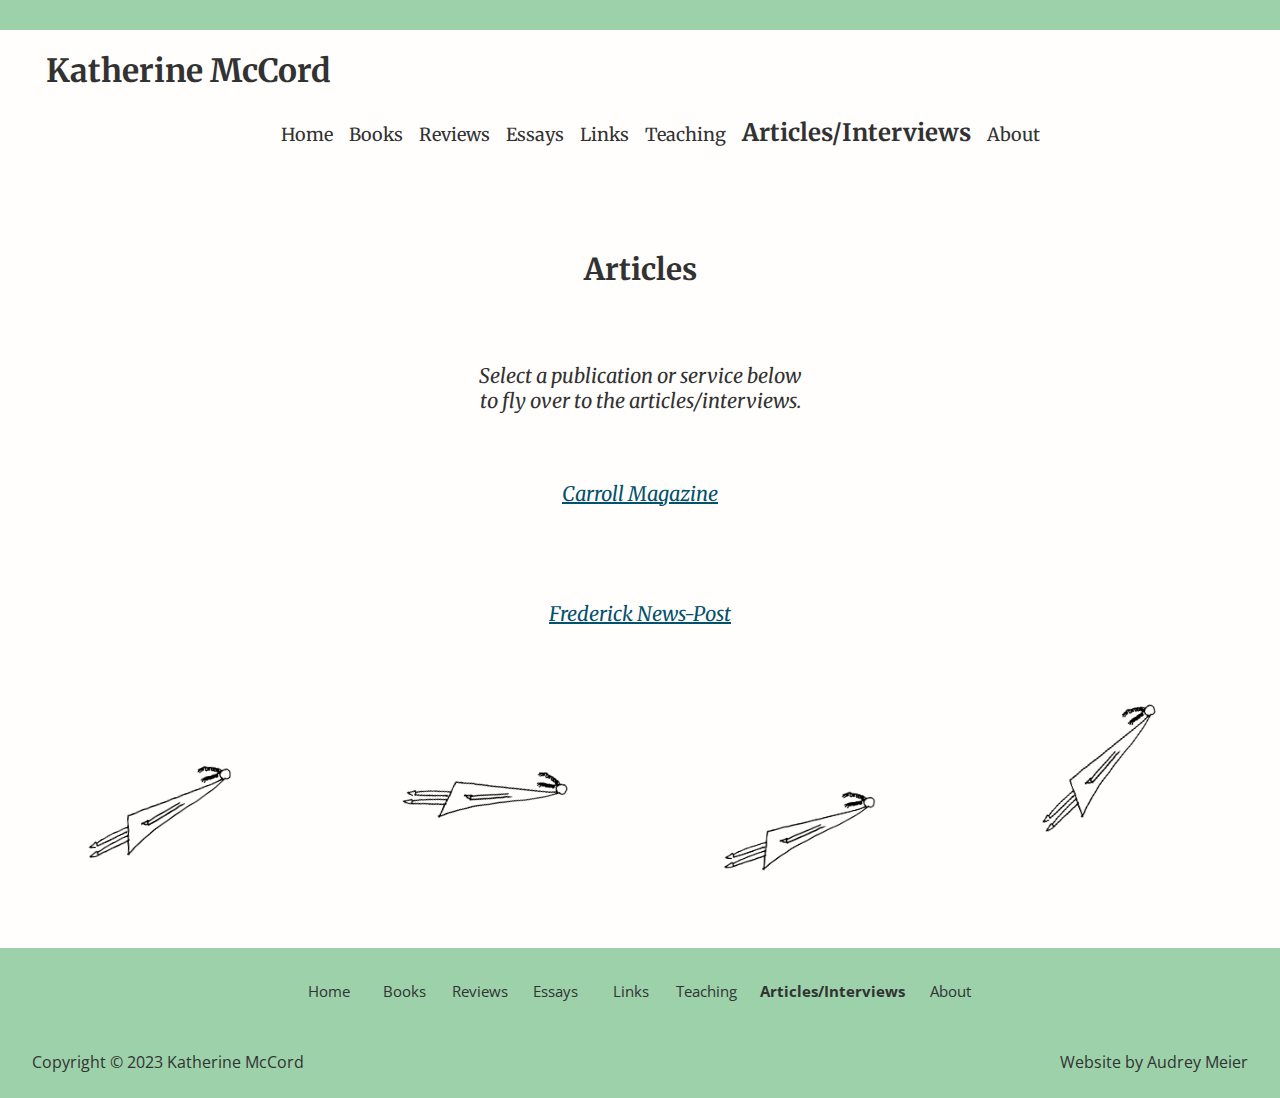
<file: articles-interviews.html>
<!DOCTYPE html>
<html lang="en">
<head>
    <meta charset="UTF-8">
    <meta http-equiv="X-UA-Compatible" content="IE=edge">
    <meta name="viewport" content="width=device-width, initial-scale=1.0">


    <link rel="stylesheet" type="text/css" href="./style.css">
    <link rel="stylesheet" type="text/css" href="./top-nav.css">
    <link rel="stylesheet" type="text/css" href="./footer-new.css">
    


    <link rel="preconnect" href="https://fonts.googleapis.com">
    <link rel="preconnect" href="https://fonts.gstatic.com" crossorigin>
    <link href="https://fonts.googleapis.com/css2?family=Merriweather:ital,wght@0,400;0,700;1,400&family=Open+Sans:ital,wght@0,400;0,600;0,700;1,600&display=swap" rel="stylesheet">
    <title>Katherine McCord, Writer - Articles and Interviews</title>
</head>
<body>
    <header>  

        <div class="top-box"></div>
    
          <nav>
    
            <a href="index.html"><h1 class="title">Katherine<br class="small-screens-title"> McCord</h1></a>
    
            <ul class="main-nav"> 
              <li><a href="index.html">Home</a></li>
              <li><a href="books.html">Books</a></li>
              <li><a href="reviews.html">Reviews</a></li>
              <li><a href="essays.html">Essays</a></li>
              <li><a href="links.html">Links</a></li>
              <li><a href="teaching.html">Teaching</a></li>
              <li><a class="active-nav" href="articles-interviews.html">Articles/Interviews</a></li>
              <li><a href="about.html">About</a></li>
          </ul>
    
          <div id="mySidenav" class="sidenav">
              <a href="javascript:void(0)" class="closebtn" onclick="closeNav()">&times;</a>
              <li><a href="index.html">Home</a></li>
              <li><a href="books.html">Books</a></li>
              <li><a href="reviews.html">Reviews</a></li>
              <li><a href="essays.html">Essays</a></li>
              <li><a href="links.html">Links</a></li>
              <li><a href="teaching.html">Teaching</a></li>
              <li><a class="active-nav" href="articles-interviews.html">Articles/Interviews</a></li>
              <li><a href="about.html">About</a></li>
            </div>
            
            <div class="hamburger-container">
              <span class="hamburger" style="font-size:40px;cursor:pointer" onclick="openNav()">&#9776;</span>
            </div>
            
            <script>
            function openNav() {
              document.getElementById("mySidenav").style.width = "250px";
            }
            
            function closeNav() {
              document.getElementById("mySidenav").style.width = "0";
            }
            </script>
          </nav>
      </header>

      <h2>Articles</h2>
      <h3>Select a publication or service below<br>
        to fly over to the articles/interviews.</h3>

      <section class="articles-links">
        <a href="https://carrollmagazine.com/writing-about-the-unknowable/" target="_blank"><u>Carroll Magazine</u></a>
        <a href="https://www.fredericknewspost.com/places/local/frederick_county/local-woman-opens-up-about-cia-life-in-new-memoir/article_1f85c8fd-d83f-5fe1-a21f-8acfee855546.html" target="_blank"><u>Frederick News-Post</u></a>
      </section>

      <section class="flying-girls">
        <img id="flying-girl-1" class="flying-girl" src="Flying Illustration Vectorized-min.png" alt="illustration of girls with braids wearing triangle-shaped dresses flying playfully through the air from left to right">

        <img id="flying-girl-2" class="flying-girl" src="Flying Illustration Vectorized-min.png" alt="illustration of girls with braids wearing triangle-shaped dresses flying playfully through the air from left to right">

        <img id="flying-girl-3" class="flying-girl" src="Flying Illustration Vectorized-min.png" alt="illustration of girls with braids wearing triangle-shaped dresses flying playfully through the air from left to right">

        <img id="flying-girl-4" class="flying-girl" src="Flying Illustration Vectorized-min.png" alt="illustration of girls with braids wearing triangle-shaped dresses flying playfully through the air from left to right">
    </section>

    <footer>
        <ul class="footer-nav"> 
            <li><a href="index.html">Home</a></li>
            <li><a href="books.html">Books</a></li>
            <li><a href="reviews.html">Reviews</a></li>
            <li><a href="essays.html">Essays</a></li>
            <li><a href="links.html">Links</a></li>
            <li><a href="teaching.html">Teaching</a></li>
            <li><a id="articles-footer" class="active-footer" href="articles-interviews.html">Articles/Interviews</a></li>
            <li><a href="about.html">About</a></li>
        </ul>
        <ul class="copyright">
            <li>Copyright © 2023 Katherine McCord</li>
            <li>Website by Audrey Meier</li>
        </ul>
    </footer>
</body>
</html>
</file>
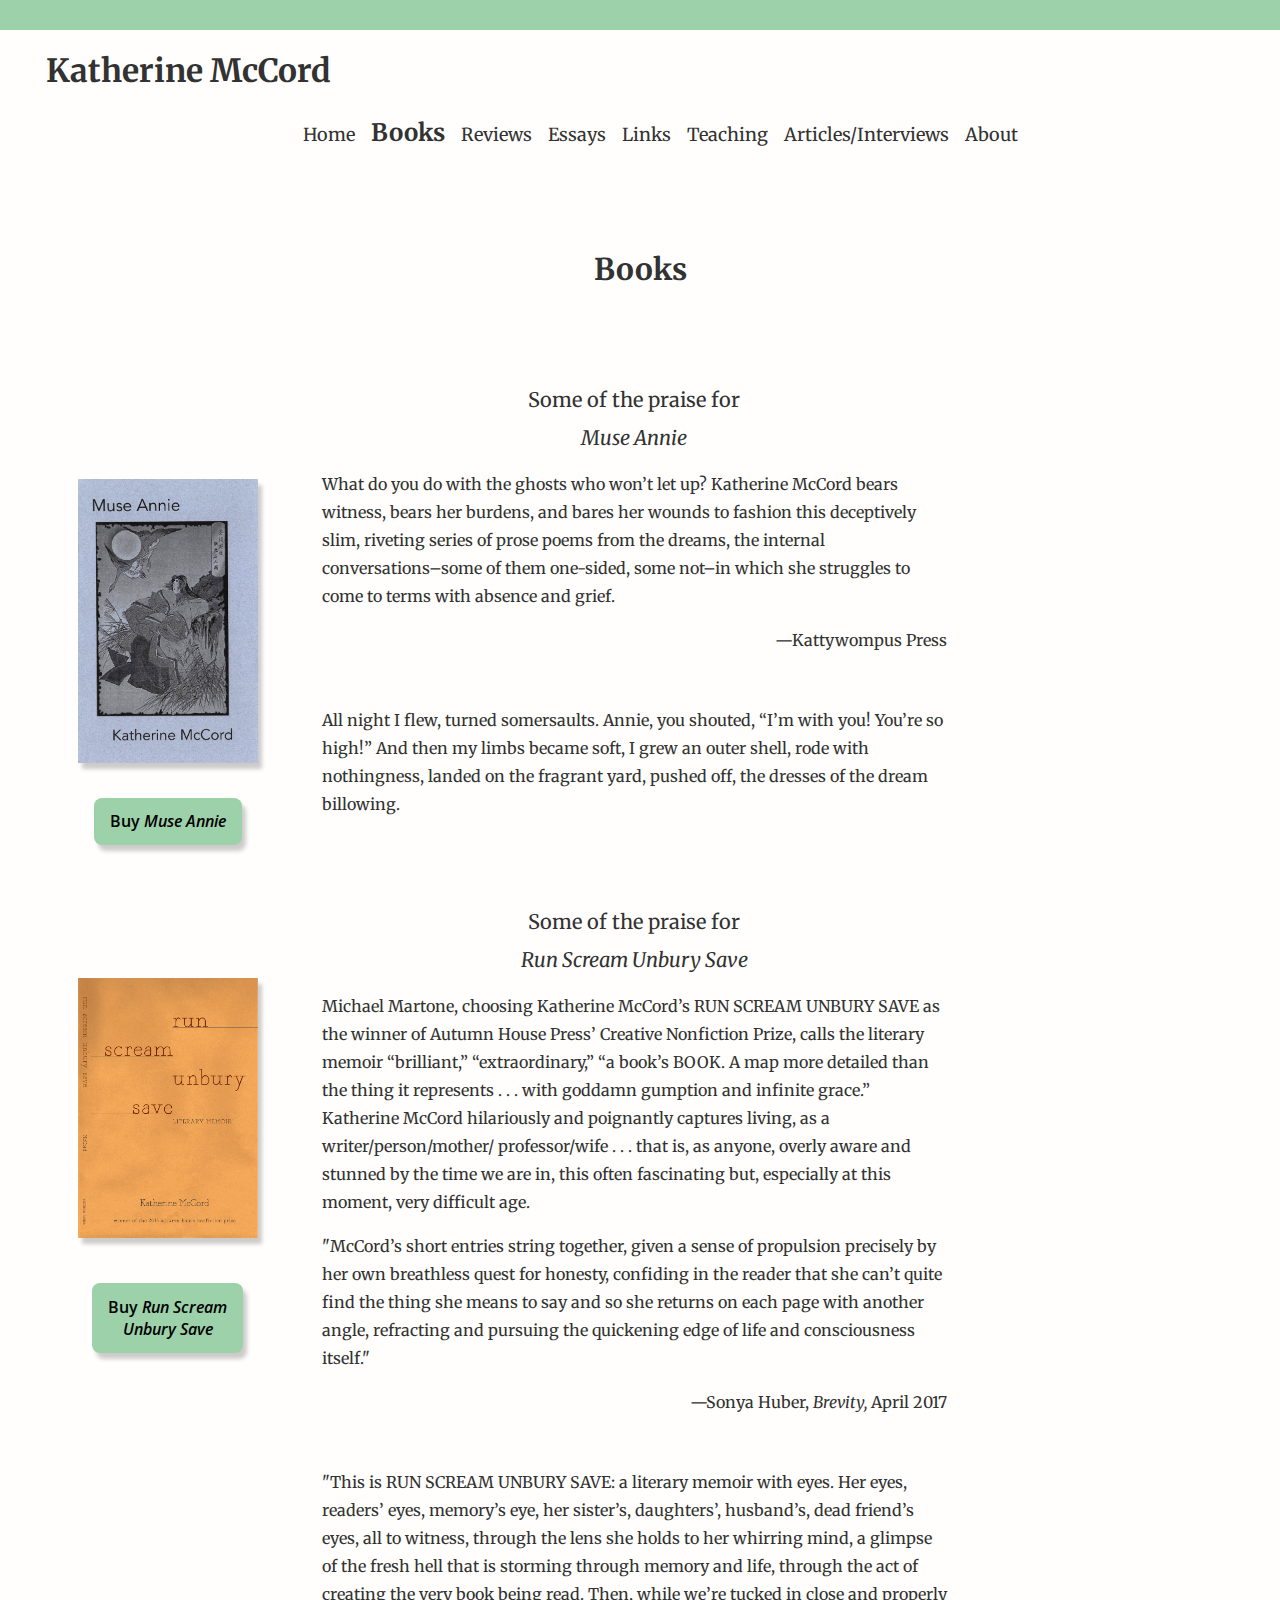
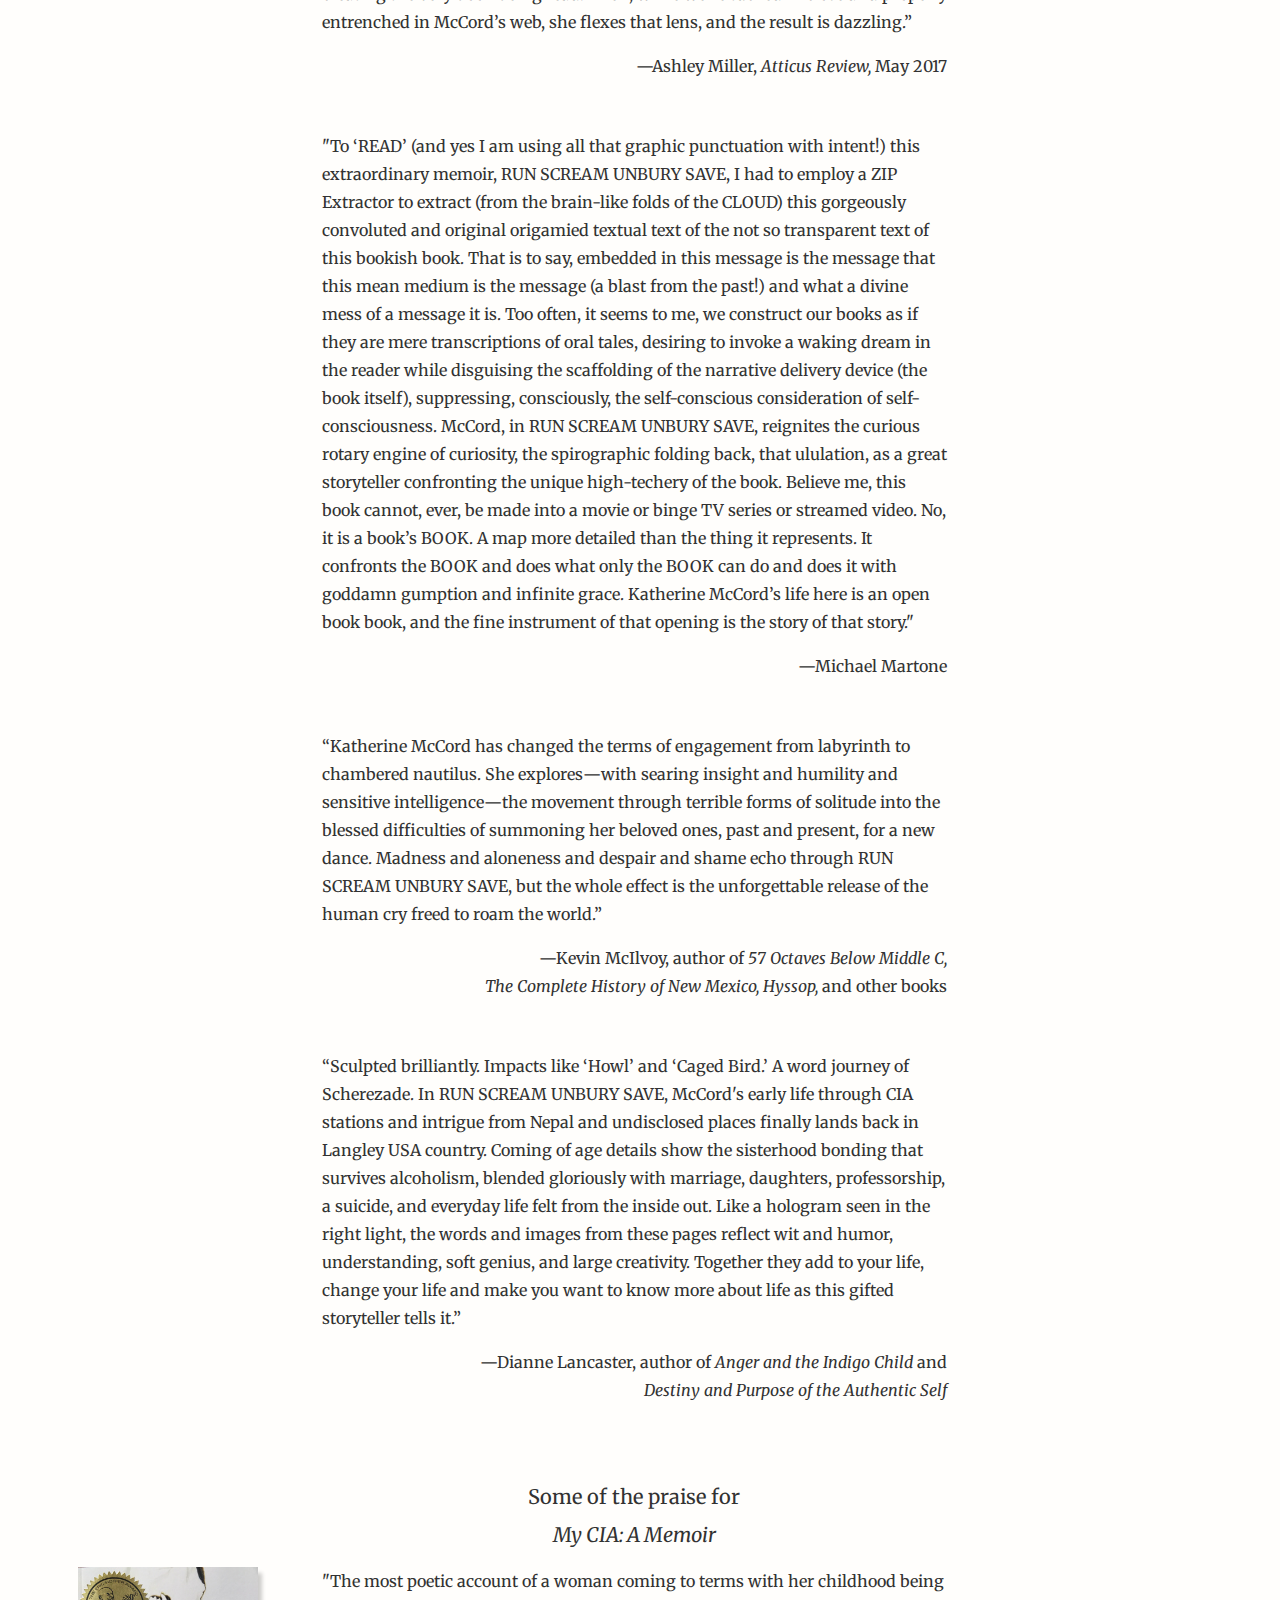
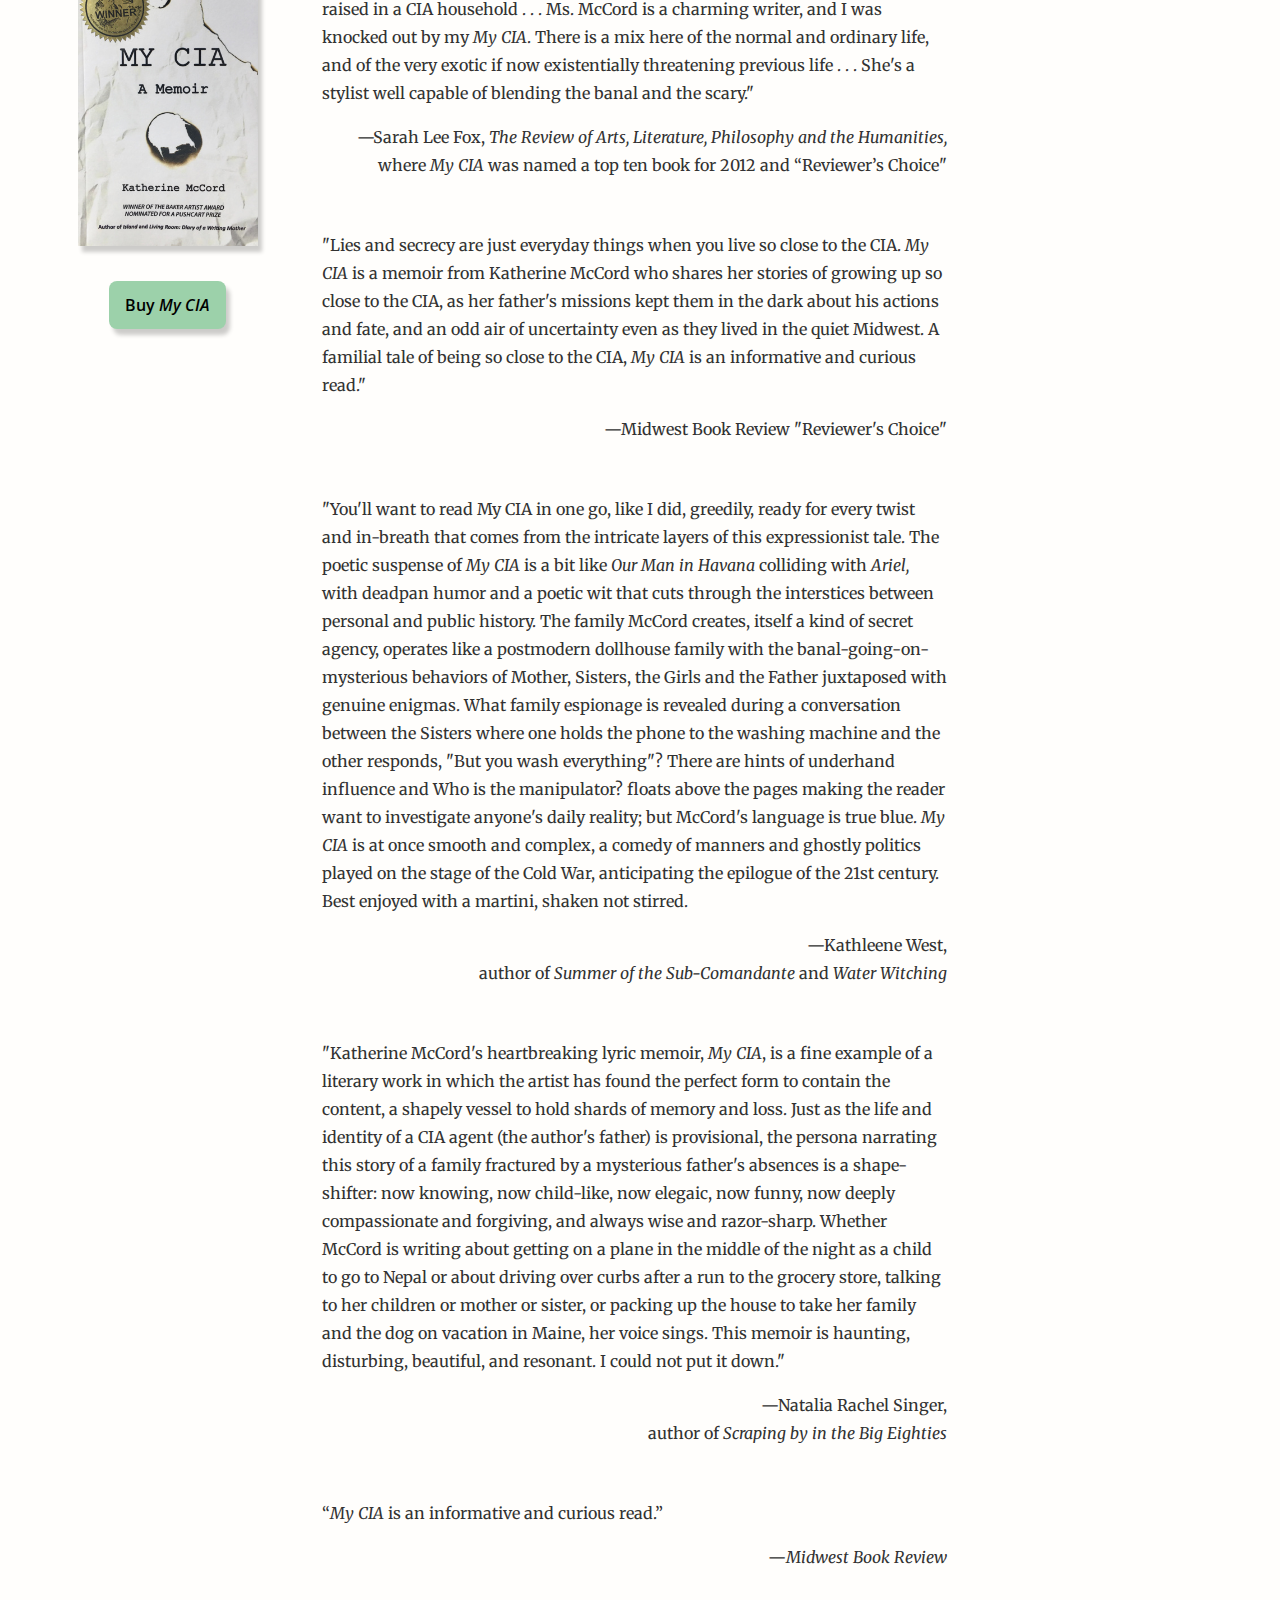
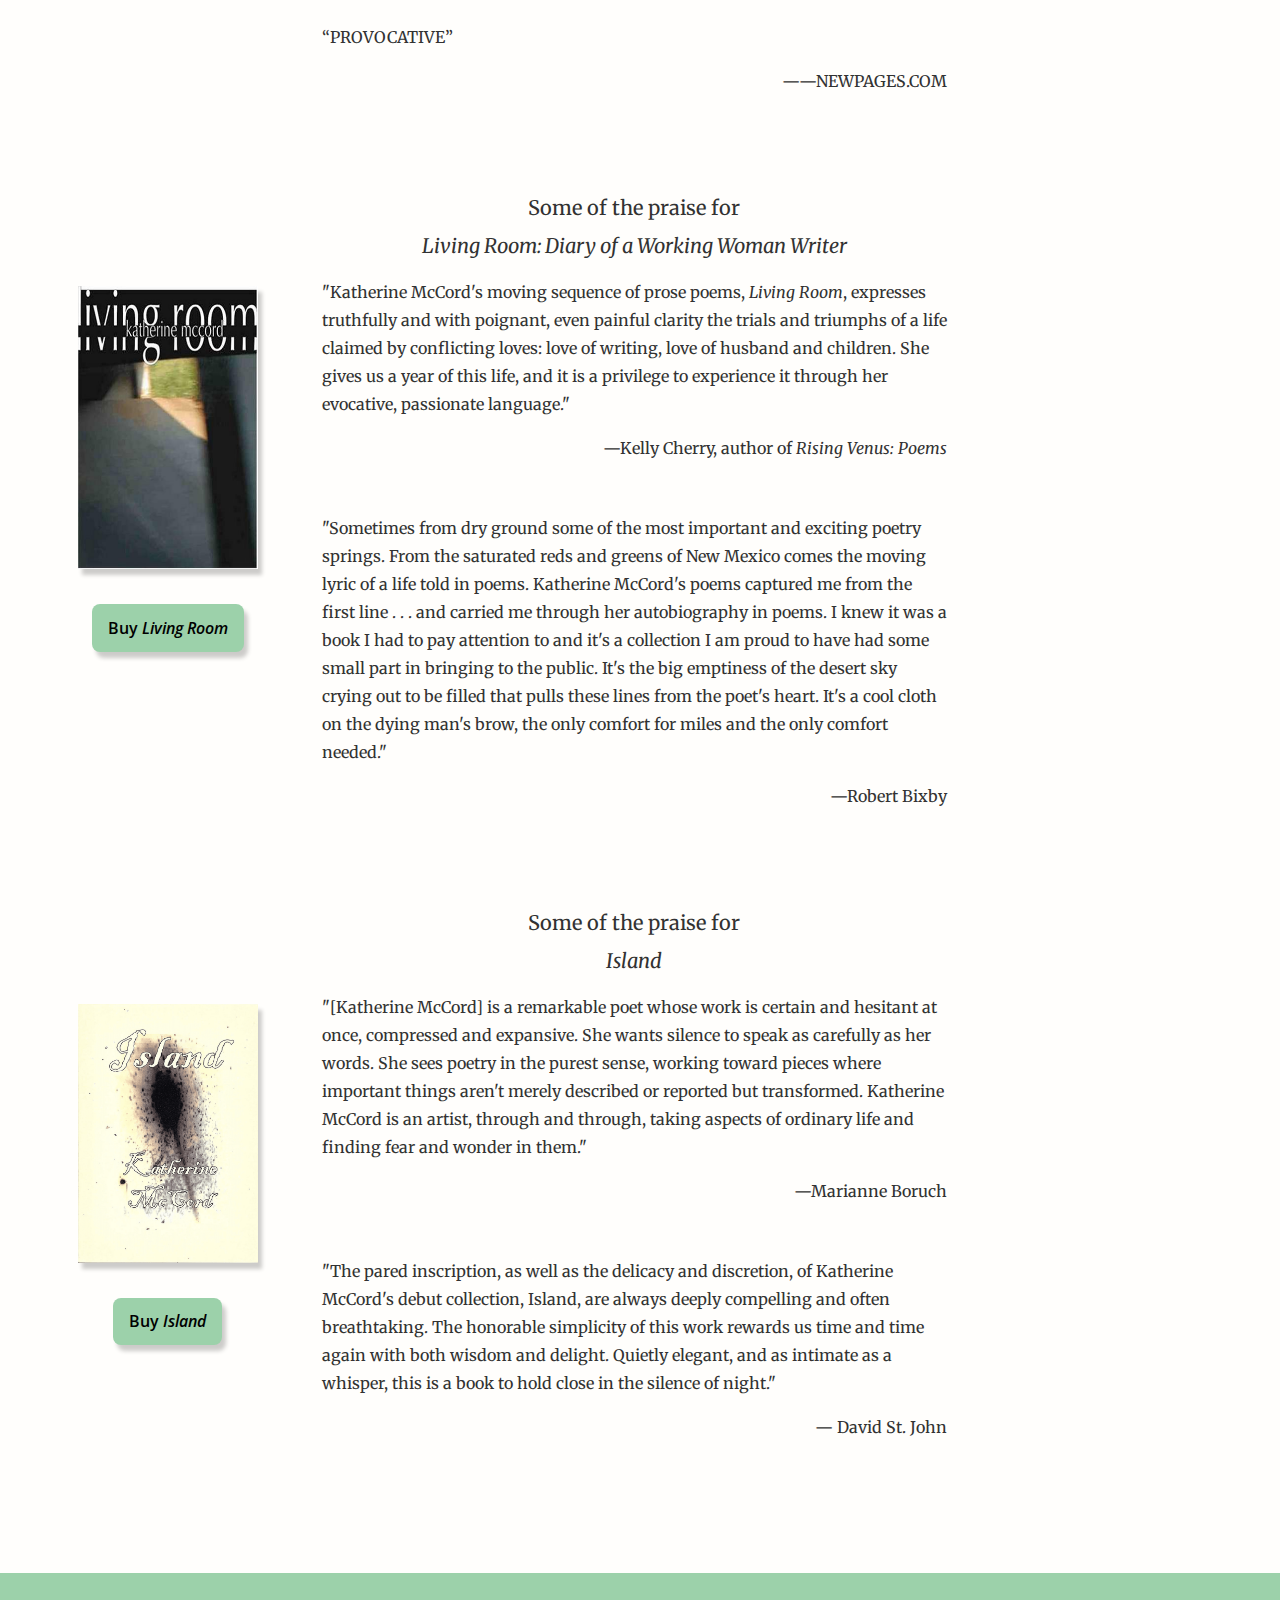
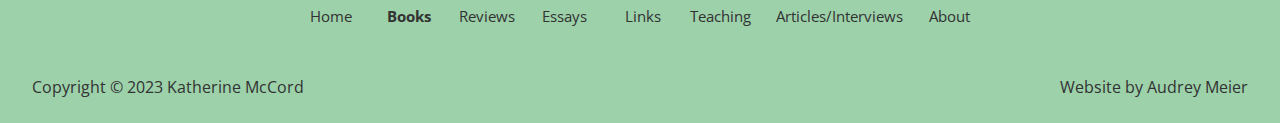
<file: books.html>
<!DOCTYPE html>
<html lang="en">
<head>
    <meta charset="UTF-8">
    <meta http-equiv="X-UA-Compatible" content="IE=edge">
    <meta name="viewport" content="width=device-width, initial-scale=1.0">


    <link rel="stylesheet" type="text/css" href="./style.css">
    <link rel="stylesheet" type="text/css" href="./top-nav.css">
    <link rel="stylesheet" type="text/css" href="./footer-new.css">
    <link rel="stylesheet" type="text/css" href="./back-to-top-button.css">


    <link rel="preconnect" href="https://fonts.googleapis.com">
    <link rel="preconnect" href="https://fonts.gstatic.com" crossorigin>
    <link href="https://fonts.googleapis.com/css2?family=Merriweather:ital,wght@0,400;0,700;1,400&family=Open+Sans:ital,wght@0,400;0,600;0,700;1,600&display=swap" rel="stylesheet">
    <title>Katherine McCord, Writer - Books</title>
</head>
<body>
    <header>  

        <div class="top-box"></div>
    
          <nav>
    
            <a href="index.html"><h1 class="title">Katherine<br class="small-screens-title"> McCord</h1></a>
    
            <ul class="main-nav"> 
              <li><a href="index.html">Home</a></li>
              <li><a class="active-nav" href="books.html">Books</a></li>
              <li><a href="reviews.html">Reviews</a></li>
              <li><a href="essays.html">Essays</a></li>
              <li><a href="links.html">Links</a></li>
              <li><a href="teaching.html">Teaching</a></li>
              <li><a href="articles-interviews.html">Articles/Interviews</a></li>
              <li><a href="about.html">About</a></li>
          </ul>
    
          <div id="mySidenav" class="sidenav">
              <a href="javascript:void(0)" class="closebtn" onclick="closeNav()">&times;</a>
              <li><a href="index.html">Home</a></li>
              <li><a class="active-nav" href="books.html">Books</a></li>
              <li><a href="reviews.html">Reviews</a></li>
              <li><a href="essays.html">Essays</a></li>
              <li><a href="links.html">Links</a></li>
              <li><a href="teaching.html">Teaching</a></li>
              <li><a href="articles-interviews.html">Articles/Interviews</a></li>
              <li><a href="about.html">About</a></li>
            </div>
            
            <div class="hamburger-container">
              <span class="hamburger" style="font-size:40px;cursor:pointer" onclick="openNav()">&#9776;</span>
            </div>
            
            <script>
            function openNav() {
              document.getElementById("mySidenav").style.width = "250px";
            }
            
            function closeNav() {
              document.getElementById("mySidenav").style.width = "0";
            }
            </script>
          </nav>
      </header>


      <h2>Books</h2>

      <div class="books-praise">

      <section class="books-section">
        <div class="muse-annie-left">
            <img class="muse-annie-cover-small" src="Muse Annie Cover.jpg" alt="book cover of Muse Annie that is a Japanese woodblock print of a woman and 2 flying swans">
            <a href="https://kattywompuspress.com/shop/books-and-chapbooks/muse-annie-by-katherine-mccord/" target="_blank"><button class="muse-annie-button">Buy <i>Muse Annie</i></button></a>
        </div>
        <div class="muse-annie-right">
            <h3><span class="not-italic">Some of the praise for</span><br>
                Muse Annie</h3>
            <p>What do you do with the ghosts who won’t let up? Katherine McCord bears witness, bears her burdens, and bares her wounds to fashion this deceptively slim, riveting series of prose poems from the dreams, the internal conversations–some of them one-sided, some not–in which she struggles to come to terms with absence and grief.</p>
            <p class="quote-attribution"> —Kattywompus Press</p><br>

            <p>All night I flew, turned somersaults. Annie, you shouted, “I’m with you! You’re so high!” And then my limbs became soft, I grew an outer shell, rode with nothingness, landed on the fragrant yard, pushed off, the dresses of the dream billowing.</p>
        </div>
      </section>

            <section class="books-section">
              <div class="run-left">
                <img class="run-cover-small" src="Run Scream Unbury Save Cover.png" alt="book cover with kraft paper background and red text saying run scream unbury save">
                <a href="https://cdcshoppingcart.uchicago.edu/Cart2/Cart?ISBN=9781938769184&PRESS=ahp" target="_blank"><button class="run-button">Buy <i>Run Scream<br> Unbury Save</i></button></a>
              </div>
              <div class="run-right">
                <h3><span class="not-italic">Some of the praise for</span><br>
                    Run Scream Unbury Save</h3>

                <p>Michael Martone, choosing Katherine McCord’s RUN SCREAM UNBURY SAVE as the winner of Autumn House Press’ Creative Nonfiction Prize, calls the literary memoir “brilliant,” “extraordinary,” “a book’s BOOK. A map more detailed than the thing it represents . . . with goddamn gumption and infinite grace.” Katherine McCord hilariously and poignantly captures living, as a writer/person/mother/ professor/wife . . . that is, as anyone, overly aware and stunned by the time we are in, this often fascinating but, especially at this moment, very difficult age.</p>

                <p>"McCord’s short entries string together, given a sense of propulsion precisely by her own breathless quest for honesty, confiding in the reader that she can’t quite find the thing she means to say and so she returns on each page with another angle, refracting and pursuing the quickening edge of life and consciousness itself."</p>
                <p class="quote-attribution"> —Sonya Huber, <i>Brevity,</i> April 2017</p><br>

                <p>"This is RUN SCREAM UNBURY SAVE: a literary memoir with eyes. Her eyes, readers’ eyes, memory’s eye, her sister’s, daughters’, husband’s, dead friend’s eyes, all to witness, through the lens she holds to her whirring mind, a glimpse of the fresh hell that is storming through memory and life, through the act of creating the very book being read. Then, while we’re tucked in close and properly entrenched in McCord’s web, she flexes that lens, and the result is dazzling.”</p>
                <p class="quote-attribution">—Ashley Miller, <i>Atticus Review,</i> May 2017</p><br>

                <p>"To ‘READ’ (and yes I am using all that graphic punctuation with intent!) this extraordinary memoir, RUN SCREAM UNBURY SAVE, I had to employ a ZIP Extractor to extract (from the brain-like folds of the CLOUD) this gorgeously convoluted and original origamied textual text of the not so transparent text of this bookish book. That is to say, embedded in this message is the message that this mean medium is the message (a blast from the past!) and what a divine mess of a message it is. Too often, it seems to me, we construct our books as if they are mere transcriptions of oral tales, desiring to invoke a waking dream in the reader while disguising the scaffolding of the narrative delivery device (the book itself), suppressing, consciously, the self-conscious consideration of self-consciousness. McCord, in RUN SCREAM UNBURY SAVE, reignites the curious rotary engine of curiosity, the spirographic folding back, that ululation, as a great storyteller confronting the unique high-techery of the book. Believe me, this book cannot, ever, be made into a movie or binge TV series or streamed video. No, it is a book’s BOOK. A map more detailed than the thing it represents. It confronts the BOOK and does what only the BOOK can do and does it with goddamn gumption and infinite grace. Katherine McCord’s life here is an open book book, and the fine instrument of that opening is the story of that story."</p>
                <p class="quote-attribution">—Michael Martone</p><br>

                <p>“Katherine McCord has changed the terms of engagement from labyrinth to chambered nautilus. She explores―with searing insight and humility and sensitive intelligence―the movement through terrible forms of solitude into the blessed difficulties of summoning her beloved ones, past and present, for a new dance. Madness and aloneness and despair and shame echo through RUN SCREAM UNBURY SAVE, but the whole effect is the unforgettable release of the human cry freed to roam the world.”</p>
                <p class="quote-attribution">—Kevin McIlvoy, author of <i>57 Octaves Below Middle C,<br> The Complete History of New Mexico, Hyssop,</i> and other books</p><br>

                <p>“Sculpted brilliantly. Impacts like ‘Howl’ and ‘Caged Bird.’ A word journey of Scherezade. In RUN SCREAM UNBURY SAVE, McCord's early life through CIA stations and intrigue from Nepal and undisclosed places finally lands back in Langley USA country. Coming of age details show the sisterhood bonding that survives alcoholism, blended gloriously with marriage, daughters, professorship, a suicide, and everyday life felt from the inside out. Like a hologram seen in the right light, the words and images from these pages reflect wit and humor, understanding, soft genius, and large creativity. Together they add to your life, change your life and make you want to know more about life as this gifted storyteller tells it.”</p>
                <p class="quote-attribution">—Dianne Lancaster, author of <i>Anger and the Indigo Child</i> and<br> 
                <i>Destiny and Purpose of the Authentic Self</i></p>
            </div>

          </section>

        <section class="books-section">
            <div class="cia-left">
            <img class="cia-cover-small" src="my cia a memoir katherine mccord award cover.jpg" alt="book cover that looks like distressed paper with a bullet hole and the title My CIA: A Memoir">
            <a href="https://www.amazon.com/My-CIA-Memoir-Katherine-McCord/dp/0982922841" target="_blank"><button class="cia-button">Buy <i>My CIA</i></button></a>
            </div>
            <div class="cia-right">
                <h3><span class="not-italic">Some of the praise for</span><br>
                    My CIA: A Memoir</h3>
                <p>"The most poetic account of a woman coming to terms with her childhood being raised in a CIA household . . . Ms. McCord is a charming writer, and I was knocked out by my <i>My CIA</i>. There is a mix here of the normal and ordinary life, and of the very exotic if now existentially threatening previous life . . . She's a stylist well capable of blending the banal and the scary."</p>
                <p class="quote-attribution"> —Sarah Lee Fox, <i>The Review of Arts, Literature, Philosophy and the Humanities,</i><br> where <i>My CIA</i> was named a top ten book for 2012 and “Reviewer’s Choice"</p><br>

                <p>"Lies and secrecy are just everyday things when you live so close to the CIA. <i>My CIA</i> is a memoir from Katherine McCord who shares her stories of growing up so close to the CIA, as her father's missions kept them in the dark about his actions and fate, and an odd air of uncertainty even as they lived in the quiet Midwest. A familial tale of being so close to the CIA, <i>My CIA</i> is an informative and curious read."</p>
                <p class="quote-attribution">—Midwest Book Review
                "Reviewer's Choice"</p><br>
            
                <p>"You'll want to read My CIA in one go, like I did, greedily, ready for every twist and in-breath that comes from the intricate layers of this expressionist tale. The poetic suspense of <i>My CIA</i> is a bit like <i>Our Man in Havana</i> colliding with <i>Ariel,</i> with deadpan humor and a poetic wit that cuts through the interstices between personal and public history. The family McCord creates, itself a kind of secret agency, operates like a postmodern dollhouse family with the banal-going-on-mysterious behaviors of Mother, Sisters, the Girls and the Father juxtaposed with genuine enigmas. What family espionage is revealed during a conversation between the Sisters where one holds the phone to the washing machine and the other responds, "But you wash everything"? There are hints of underhand influence and Who is the manipulator? floats above the pages making the reader want to investigate anyone's daily reality; but McCord's language is true blue. <i>My CIA</i> is at once smooth and complex, a comedy of manners and ghostly politics played on the stage of the Cold War, anticipating the epilogue of the 21st century. Best enjoyed with a martini, shaken not stirred.</p>
                <p class="quote-attribution">—Kathleene West,<br>
                author of <i>Summer of the Sub-Comandante</i> and <i>Water Witching</i></p><br>

                <p>"Katherine McCord's heartbreaking lyric memoir, <i>My CIA</i>, is a fine example of a literary work in which the artist has found the perfect form to contain the content, a shapely vessel to hold shards of memory and loss. Just as the life and identity of a CIA agent (the author's father) is provisional, the persona narrating this story of a family fractured by a mysterious father's absences is a shape-shifter: now knowing, now child-like, now elegaic, now funny, now deeply compassionate and forgiving, and always wise and razor-sharp. Whether McCord is writing about getting on a plane in the middle of the night as a child to go to Nepal or about driving over curbs after a run to the grocery store, talking to her children or mother or sister, or packing up the house to take her family and the dog on vacation in Maine, her voice sings. This memoir is haunting, disturbing, beautiful, and resonant. I could not put it down."</p>
                <p class="quote-attribution">—Natalia Rachel Singer,<br>
                author of <i>Scraping by in the Big Eighties</i></p><br>

                <p>“<i>My CIA</i> is an informative and curious read.”</p>
                <p class="quote-attribution">—<i>Midwest Book Review</i></p><br>

                <p>“PROVOCATIVE”</p>
                <p class="quote-attribution">——NEWPAGES.COM</p><br>

            </div>
          </section>

            <section class="books-section">
                <div class="living-room-left">
                    <img class="living-room-cover-small" src="Living Room Cover.jpeg" alt="book cover of Living Room that is a blurry photo of a window from the inside looking to a sunny exterior that has greenery, with the book title Living Room: Diary of a Working Woman Writer">
                    <a href="https://www.amazon.com/Living-Room-Diary-Working-Writer/dp/0974590916/" target="_blank"><button class="living-room-button">Buy <i>Living Room</i></button></a>
                </div>
                <div class="living-room-right">
                    <h3><span class="not-italic">Some of the praise for</span><br>
                        Living Room: Diary of a Working Woman Writer</h3>
                    <p>"Katherine McCord's moving sequence of prose poems, <i>Living Room</i>, expresses truthfully and with poignant, even painful clarity the trials and triumphs of a life claimed by conflicting loves: love of writing, love of husband and children. She gives us a year of this life, and it is a privilege to experience it through her evocative, passionate language."</p>
                    <p class="quote-attribution">—Kelly Cherry, author of 
                    <i>Rising Venus: Poems</i></p><br>

                    <p>"Sometimes from dry ground some of the most important and exciting poetry springs. From the saturated reds and greens of New Mexico comes the moving lyric of a life told in poems. Katherine McCord's poems captured me from the first line . . . and carried me through her autobiography in poems. I knew it was a book I had to pay attention to and it's a collection I am proud to have had some small part in bringing to the public. It's the big emptiness of the desert sky crying out to be filled that pulls these lines from the poet's heart. It's a cool cloth on the dying man's brow, the only comfort for miles and the only comfort needed."</p>
                    <p class="quote-attribution">—Robert Bixby</p><br>

                </div>
            </section>

        <section class="island-section-parent">
            <div class="books-section">
                <div class="island-left">
                    <img class="island-cover-small" src="Island Cover Cropped.png" alt="book cover of an abstract photo of a thistle top shedding pollen, with the book title Island">
                    <a href="https://www.amazon.com/Island-Katherine-McCord/dp/188298384X" target="_blank"><button class="island-button">Buy <i>Island</i></button></a>
                </div>
                <div class="island-right">
                    <h3><span class="not-italic">Some of the praise for</span><br>
                        Island</h3>
                    <p>"[Katherine McCord] is a remarkable poet whose work is certain and hesitant at once, compressed and expansive. She wants silence to speak as carefully as her words. She sees poetry in the purest sense, working toward pieces where important things aren't merely described or reported but transformed. Katherine McCord is an artist, through and through, taking aspects of ordinary life and finding fear and wonder in them."</p>
                    <p class="quote-attribution">—Marianne Boruch</p><br>

                    <p>"The pared inscription, as well as the delicacy and discretion, of Katherine McCord's debut collection, Island, are always deeply compelling and often breathtaking. The honorable simplicity of this work rewards us time and time again with both wisdom and delight. Quietly elegant, and as intimate as a whisper, this is a book to hold close in the silence of night."</p>
                    <p class="quote-attribution">— David St. John</p><br>

                </div>
                </section>    
    </div>

    <button onclick="topFunction()" id="myBtn" title="Go to top"><img id="arrow" src="Back to top arrow.png" alt="small arrow curving from the right bottom to the top"></button>

    <script>
    // Get the button
    let mybutton = document.getElementById("myBtn");
    
    // When the user scrolls down 20px from the top of the document, show the button
    window.onscroll = function() {scrollFunction()};
    
    function scrollFunction() {
        if (document.body.scrollTop > 20 || document.documentElement.scrollTop > 20) {
        mybutton.style.display = "block";
        } else {
        mybutton.style.display = "none";
        }
    }
    
    // When the user clicks on the button, scroll to the top of the document
    function topFunction() {
        document.body.scrollTop = 0;
        document.documentElement.scrollTop = 0;
    }
    </script>

    <footer>
        <ul class="footer-nav"> 
            <li id="a"><a href="index.html">Home</a></li>
            <li id="b"><a class="active-footer" href="books.html">Books</a></li>
            <li id="c"><a href="reviews.html">Reviews</a></li>
            <li id="d"><a href="essays.html">Essays</a></li>
            <li id="e"><a href="links.html">Links</a></li>
            <li id="f"><a href="teaching.html">Teaching</a></li>
            <li id="g"><a id="articles-footer" href="articles-interviews.html">Articles/Interviews</a></li>
            <li id="h"><a href="about.html">About</a></li>
        </ul>
        <ul class="copyright">
            <li>Copyright © 2023 <br class="small-screens">Katherine McCord</li>
            <li>Website by <br class="small-screens">Audrey Meier</li>
        </ul>
    </footer>
</body>
</html>
</file>
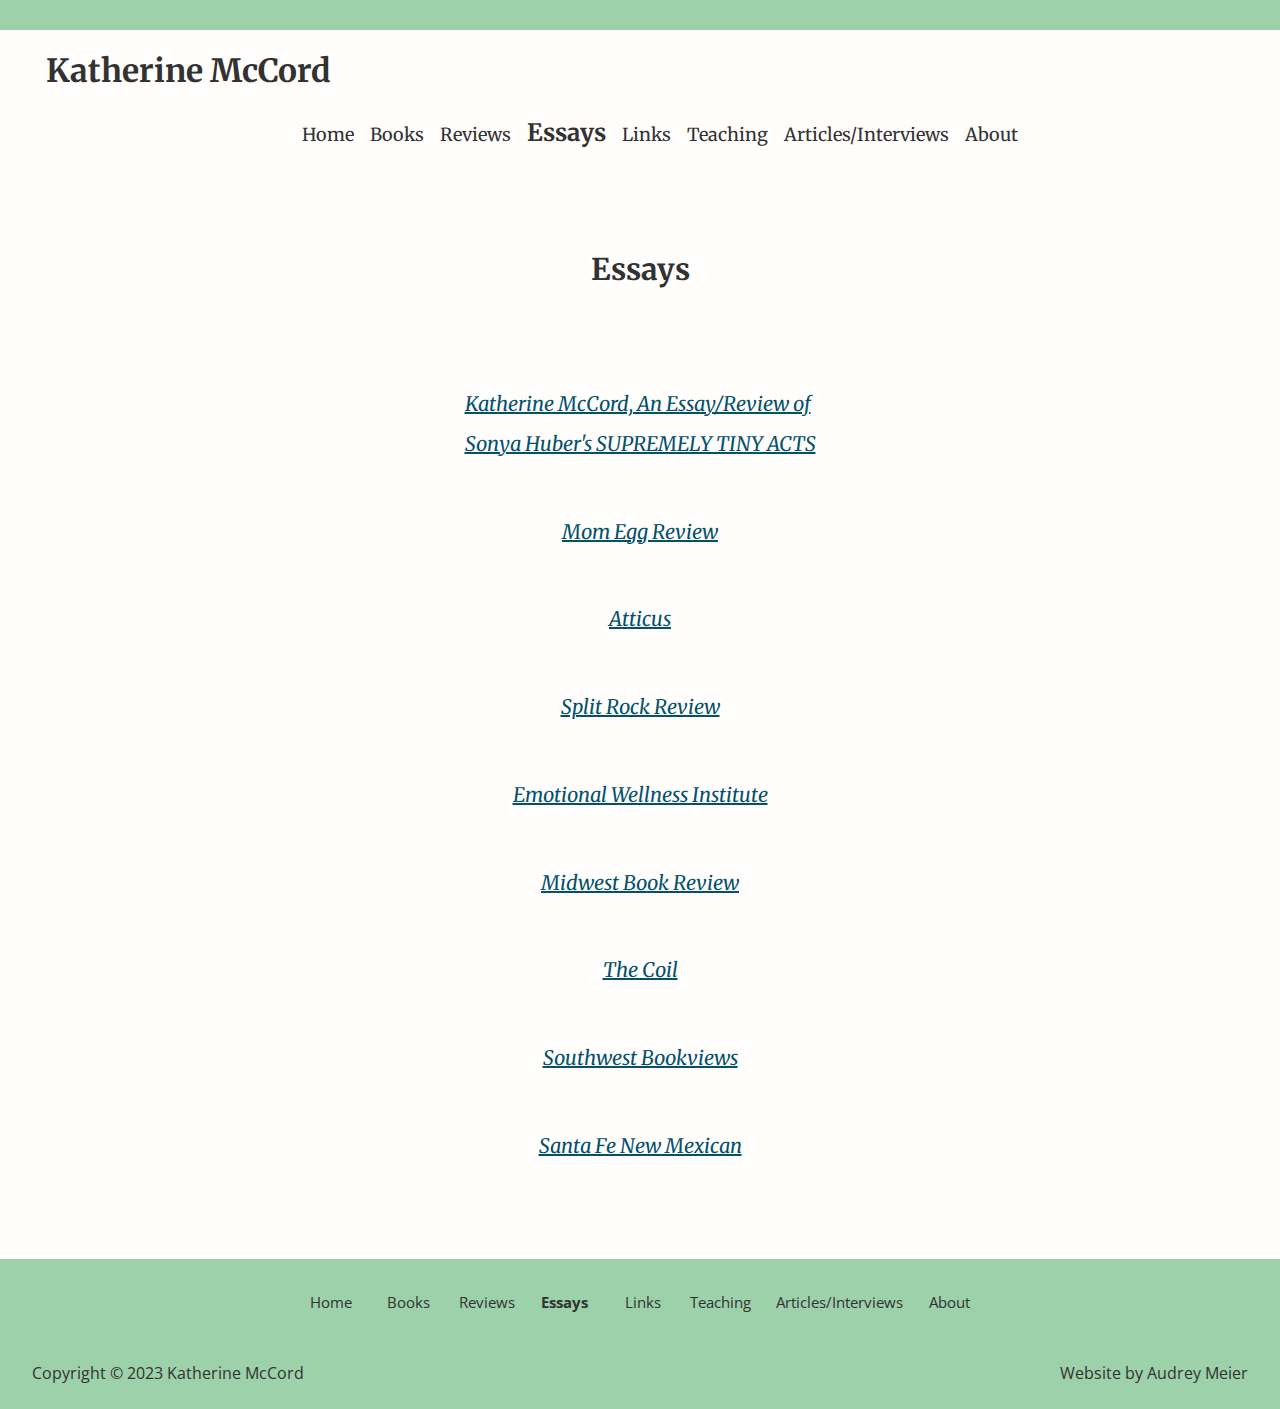
<file: essays.html>
<!DOCTYPE html>
<html lang="en">
<head>
    <meta charset="UTF-8">
    <meta http-equiv="X-UA-Compatible" content="IE=edge">
    <meta name="viewport" content="width=device-width, initial-scale=1.0">


    <link rel="stylesheet" type="text/css" href="./style.css">
    <link rel="stylesheet" type="text/css" href="./top-nav.css">
    <link rel="stylesheet" type="text/css" href="./footer-new.css">
    <link rel="stylesheet" type="text/css" href="./back-to-top-button.css">


    <link rel="preconnect" href="https://fonts.googleapis.com">
    <link rel="preconnect" href="https://fonts.gstatic.com" crossorigin>
    <link href="https://fonts.googleapis.com/css2?family=Merriweather:ital,wght@0,400;0,700;1,400&family=Open+Sans:ital,wght@0,400;0,600;0,700;1,600&display=swap" rel="stylesheet">
    <title>Katherine McCord, Writer - Essays</title>
</head>
<body>
    <header>  

        <div class="top-box"></div>
    
          <nav>
    
            <a href="index.html"><h1 class="title">Katherine<br class="small-screens-title"> McCord</h1></a>
    
            <ul class="main-nav"> 
              <li><a href="index.html">Home</a></li>
              <li><a href="books.html">Books</a></li>
              <li><a href="reviews.html">Reviews</a></li>
              <li><a class="active-nav" href="essays.html">Essays</a></li>
              <li><a href="links.html">Links</a></li>
              <li><a href="teaching.html">Teaching</a></li>
              <li><a href="articles-interviews.html">Articles/Interviews</a></li>
              <li><a href="about.html">About</a></li>
          </ul>
    
          <div id="mySidenav" class="sidenav">
              <a href="javascript:void(0)" class="closebtn" onclick="closeNav()">&times;</a>
              <li><a href="index.html">Home</a></li>
              <li><a href="books.html">Books</a></li>
              <li><a href="reviews.html">Reviews</a></li>
              <li><a class="active-nav" href="essays.html">Essays</a></li>
              <li><a href="links.html">Links</a></li>
              <li><a href="teaching.html">Teaching</a></li>
              <li><a href="articles-interviews.html">Articles/Interviews</a></li>
              <li><a href="about.html">About</a></li>
            </div>
            
            <div class="hamburger-container">
              <span class="hamburger" style="font-size:40px;cursor:pointer" onclick="openNav()">&#9776;</span>
            </div>
            
            <script>
            function openNav() {
              document.getElementById("mySidenav").style.width = "250px";
            }
            
            function closeNav() {
              document.getElementById("mySidenav").style.width = "0";
            }
            </script>
          </nav>
      </header>


      <h2>Essays</h2>

      <section class="essay-links">
        <a href="https://brevity.wordpress.com/2017/05/11/a-review-of-katherine-mccords-run-scream-unbury-save/" target="_blank"><u>Katherine McCord, An Essay/Review of <br>
        Sonya Huber's SUPREMELY TINY ACTS</u></a>
        <a href="http://momeggreview.com/2017/08/07/run-scream-unbury-save-by-katherine-mccord/" target="_blank"><u>Mom Egg Review</u></a>
        <a href="https://atticusreview.org/literary-memoir-eyes-review-run-scream-unbury-save-katherine-mccord/" target="_blank"><u>Atticus</u></a>
        <a href="https://www.splitrockreview.org/clark/" target="_blank"><u>Split Rock Review</u></a>
        <a href="https://emotionalwellnessinstitute.com/book-review/" target="_blank"><u>Emotional Wellness Institute</u></a>
        <a href="http://www.midwestbookreview.com/sbw/jan_13.htm#rc" target="_blank"><u>Midwest Book Review</u></a>
        <a href="https://medium.com/the-coil/indie-book-radar-4440d83aff46" target="_blank"><u>The Coil</u></a>
        <a href="https://www.ama"><u>Southwest Bookviews</u></a>
        <a href="https://www.newspapers.com/image/583688503/?clipping_id=49143900" target="_blank"><u>Santa Fe New Mexican</u></a>
      </section>

      <button onclick="topFunction()" id="myBtn" title="Go to top"><img id="arrow" src="Back to top arrow.png" alt="small arrow curving from the right bottom to the top"></button>

      <script>
        // Get the button
        let mybutton = document.getElementById("myBtn");
        
        // When the user scrolls down 20px from the top of the document, show the button
        window.onscroll = function() {scrollFunction()};
        
        function scrollFunction() {
          if (document.body.scrollTop > 20 || document.documentElement.scrollTop > 20) {
            mybutton.style.display = "block";
          } else {
            mybutton.style.display = "none";
          }
        }
        
        // When the user clicks on the button, scroll to the top of the document
        function topFunction() {
          document.body.scrollTop = 0;
          document.documentElement.scrollTop = 0;
        }
        </script>


    <footer>
        <ul class="footer-nav"> 
            <li id="a"><a href="index.html">Home</a></li>
            <li id="b"><a href="books.html">Books</a></li>
            <li id="c"><a href="reviews.html">Reviews</a></li>
            <li id="d"><a class="active-footer" href="essays.html">Essays</a></li>
            <li id="e"><a href="links.html">Links</a></li>
            <li id="f"><a href="teaching.html">Teaching</a></li>
            <li id="g"><a id="articles-footer" href="articles-interviews.html">Articles/Interviews</a></li>
            <li id="h"><a href="about.html">About</a></li>
        </ul>
        <ul class="copyright">
            <li>Copyright © 2023 <br class="small-screens">Katherine McCord</li>
            <li>Website by <br class="small-screens">Audrey Meier</li>
        </ul>
    </footer>
</body>
</html>
</file>
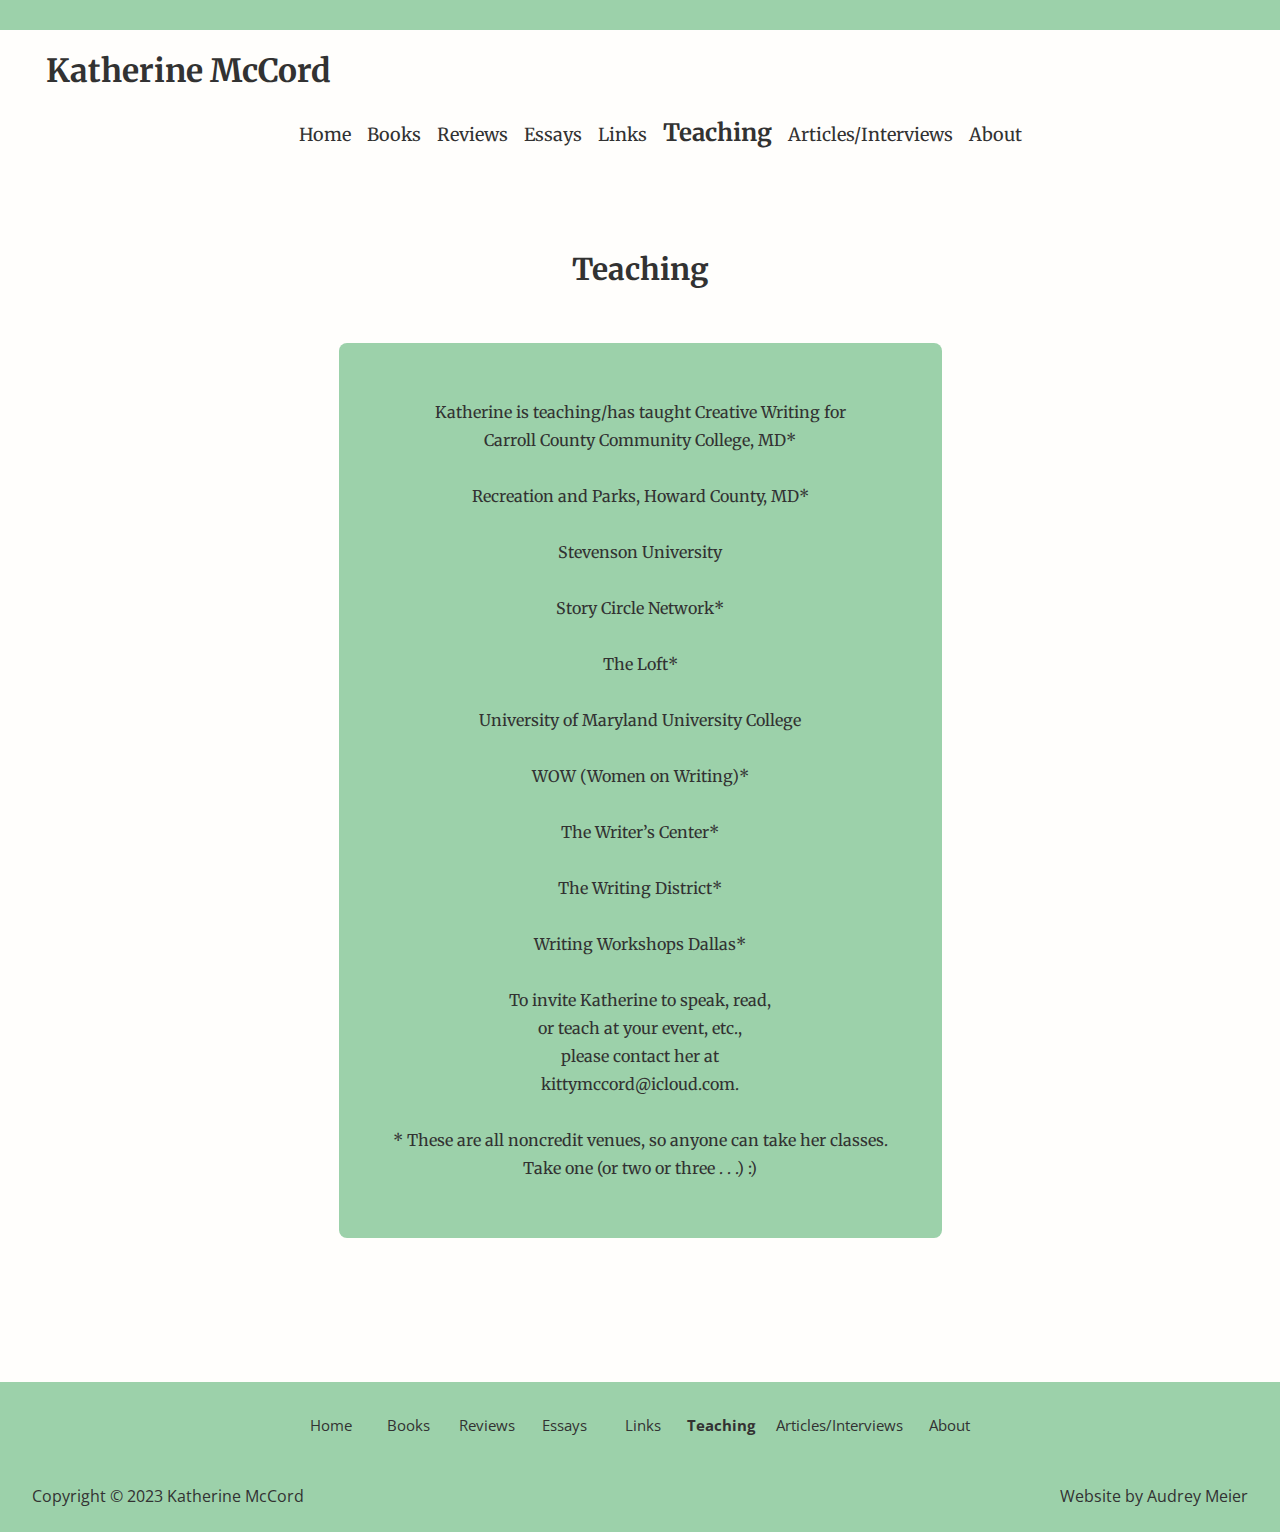
<file: teaching.html>
<!DOCTYPE html>
<html lang="en">
<head>
    <meta charset="UTF-8">
    <meta http-equiv="X-UA-Compatible" content="IE=edge">
    <meta name="viewport" content="width=device-width, initial-scale=1.0">

    <link rel="stylesheet" type="text/css" href="./style.css">
    <link rel="stylesheet" type="text/css" href="./top-nav.css">
    <link rel="stylesheet" type="text/css" href="./footer-new.css">
    <link rel="stylesheet" type="text/css" href="./back-to-top-button.css">

    <link rel="preconnect" href="https://fonts.googleapis.com">
    <link rel="preconnect" href="https://fonts.gstatic.com" crossorigin>
    <link href="https://fonts.googleapis.com/css2?family=Merriweather:ital,wght@0,400;0,700;1,400&family=Open+Sans:ital,wght@0,400;0,600;0,700;1,600&display=swap" rel="stylesheet">
    <title>Katherine McCord, Writer - Teaching</title>
</head>
<body>
    <header>  

        <div class="top-box"></div>
    
          <nav>
    
            <a href="index.html"><h1 class="title">Katherine<br class="small-screens-title"> McCord</h1></a>
    
            <ul class="main-nav"> 
              <li><a href="index.html">Home</a></li>
              <li><a href="books.html">Books</a></li>
              <li><a href="reviews.html">Reviews</a></li>
              <li><a href="essays.html">Essays</a></li>
              <li><a href="links.html">Links</a></li>
              <li><a class="active-nav" href="teaching.html">Teaching</a></li>
              <li><a href="articles-interviews.html">Articles/Interviews</a></li>
              <li><a href="about.html">About</a></li>
          </ul>
    
          <div id="mySidenav" class="sidenav">
              <a href="javascript:void(0)" class="closebtn" onclick="closeNav()">&times;</a>
              <li><a href="index.html">Home</a></li>
              <li><a href="books.html">Books</a></li>
              <li><a href="reviews.html">Reviews</a></li>
              <li><a href="essays.html">Essays</a></li>
              <li><a href="links.html">Links</a></li>
              <li><a class="active-nav" href="teaching.html">Teaching</a></li>
              <li><a href="articles-interviews.html">Articles/Interviews</a></li>
              <li><a href="about.html">About</a></li>
            </div>
            
            <div class="hamburger-container">
              <span class="hamburger" style="font-size:40px;cursor:pointer" onclick="openNav()">&#9776;</span>
            </div>
            
            <script>
            function openNav() {
              document.getElementById("mySidenav").style.width = "250px";
            }
            
            function closeNav() {
              document.getElementById("mySidenav").style.width = "0";
            }
            </script>
          </nav>
      </header>


      <h2>Teaching</h2>

      <section class="teaching">
        <p class="teaching-list">Katherine is teaching/has taught Creative Writing for<br class="big-screens">

            Carroll County Community College, MD*<br><br>

            Recreation and Parks, Howard County, MD*<br><br>

            Stevenson University<br><br>

            Story Circle Network*<br><br>

            The Loft*<br><br>

            University of Maryland University College<br><br>

            WOW (Women on Writing)*<br><br>

            The Writer’s Center*<br><br>

            The Writing District*<br><br>

            Writing Workshops Dallas*<br><br>


            To invite Katherine to speak, read,<br> 
            or teach at your event, etc., <br>
            please contact her at <br>
            kittymccord@icloud.com.<br><br>


            * These are all noncredit venues, so anyone can take her classes.<br>Take one (or two or three . . .) :)
        </p>

      </section>

      <button onclick="topFunction()" id="myBtn" title="Go to top"><img id="arrow" src="Back to top arrow.png" alt="small arrow curving from the right bottom to the top"></button>

      <script>
        // Get the button
        let mybutton = document.getElementById("myBtn");
        
        // When the user scrolls down 20px from the top of the document, show the button
        window.onscroll = function() {scrollFunction()};
        
        function scrollFunction() {
          if (document.body.scrollTop > 20 || document.documentElement.scrollTop > 20) {
            mybutton.style.display = "block";
          } else {
            mybutton.style.display = "none";
          }
        }
        
        // When the user clicks on the button, scroll to the top of the document
        function topFunction() {
          document.body.scrollTop = 0;
          document.documentElement.scrollTop = 0;
        }
        </script>

    <footer>
        <ul class="footer-nav"> 
            <li id="a"><a href="index.html">Home</a></li>
            <li id="b"><a href="books.html">Books</a></li>
            <li id="c"><a href="reviews.html">Reviews</a></li>
            <li id="d"><a href="essays.html">Essays</a></li>
            <li id="e"><a href="links.html">Links</a></li>
            <li id="f"><a class="active-footer" href="teaching.html">Teaching</a></li>
            <li id="g"><a id="articles-footer" href="articles-interviews.html">Articles/Interviews</a></li>
            <li id="h"><a href="about.html">About</a></li>
        </ul>
        <ul class="copyright">
            <li>Copyright © 2023 <br class="small-screens">Katherine McCord</li>
            <li>Website by <br class="small-screens">Audrey Meier</li>
        </ul>
    </footer>
</body>
</html>
</file>
<file: style.css>
body {
    margin: 0px;
    min-height: 100vh;
    padding: 0;
    display: flex;
    flex-direction: column;
    font-family: 'Merriweather', Tahoma, Verdana, sans-serif;
    color: #323232;
    background-color: #FFFEFC;
}

h1 {
    font-size: 2rem;
    font-weight: 700;
    padding-left: 46px;
}

h2 {
    font-size: 1.875rem;
    text-align: center;
    line-height: 150%;
    margin-bottom: 3.1875rem;
}

h3 {
    font-size: 1.25rem;
    font-style: italic;
    text-align: center;
    font-weight: 400;
}

p {
    font-size: 1rem;
    line-height: 175%;
    width: 625px;
    margin-left: auto;
    margin-right: auto;
}

a {
    text-decoration: none;
    color: #323232;
}

a:visited {
    color: #323232;
}

.title {
    color: #323232;
}

.top-box {
    height: 30px;
    width: 100vw;
    background-color: #9CD1AA;
    margin: 0;
    padding: 0;
}

.main-nav {
    display: flex;
    flex-direction: row;
    align-items: flex-end;
    font-size: 1rem;
    text-align: center;
    margin: 8px;
    padding-bottom: 60px;
    color: #323232;
}

.main-nav > li {
    padding: 8px;
    font-size: 1.125rem;
}

.active-nav {
    font-size: 1.5rem;
    font-weight: 700;
}

.quote-attribution {
    text-align: right;
}

ul {
    list-style: none;
    line-height: 1.4375rem;
    justify-content: center;
}

img {
    /* HOVER OFF */
    transition: 0.4s;
}

img:hover {
    transform: scale(1.8);
    transition: 0.7s;
    transition-timing-function: ease-in-out;
}

.kitty-chair:hover, .kitty-smiling:hover {
    transform: scale(1);
}

button {
    font-family: 'Open Sans', sans-serif;
    font-size: 1rem;
    font-weight: 600;
    background-color: #9CD1AA;
    border-style: none;
    border-radius: .5rem;
    box-shadow: 4px 6px 4px rgba(0, 0, 0, 0.2);
    display: block;
    margin: auto;
    margin-top: 35px;
    height: auto;
    /* HOVER OFF */
    transition: 0.4s;
    padding-top: .8rem;
    padding-bottom: .8rem;
}

button:hover {
    font-weight: 700;
    color: inherit;
    transition: 0.2s;
    transform: scale(1.1);
}

.pic-box {
    width: 80%;
    max-width: 1169px;
    height: 545px;
    margin-left: auto;
    margin-right: auto;
    margin-top: 80px;
    margin-bottom: 100px;
    background-color: #9CD1AA;
    border-radius: 8px;
    display: flex;
    justify-content: center;
}

.kitty-chair {
    width: 466px;
    height: 311.38px;
    object-fit: cover; 
}

.kitty-chair-container {
    width: 466px;
    height: 311.38px;
    margin: auto;
    overflow: hidden;
    border-radius: 8px; 
    max-width: 100%;
}
  
.pic-box-contents {
  margin: auto;
}

.caption {
    width: 466px;
    margin-top: 30px;
    font-size: .9375rem;
}

.books {
    display: flex;
    flex-wrap: wrap;
    flex-direction: row;
    margin: auto;
    margin-bottom: 6rem;
    align-items: flex-end;
    max-width: 1000px;
    /* 2-BOOK ROW BREAKS AT 942PX 
    DETERMINED BY MIN-WIDTH OF INDIVIDUAL BOOKS'S DIV WIDTH */
    align-content: space-between;
    row-gap: 6rem;
}

.muse-annie, .run, .cia, .living-room, .island {
    margin: auto;
    margin-bottom: 0;
    min-width: 19.625rem;
}

.muse-annie-cover-small, .run-cover-small, .cia-cover-small, .living-room-cover-small, .island-cover-small {
    width: 180px;
    display: block;
    margin: auto;
    box-shadow: 4px 6px 4px rgba(0, 0, 0, 0.2);
}

.muse-annie-cover-small {
    height: 283.91px;
}

.muse-annie-button, .run-button, .cia-button, .living-room-button, .island-button  {
    padding-right: 1rem;
    padding-left: 1rem;
}

.run-cover-small {
    height: 259.18px;
    margin-top: 34px;
}

.run-button {
    margin-top: 45.82px;
}

.cia-cover-small {
    height: 279.81px;
    margin-top: 24px;
}

.living-room-title {
    margin-top: 0;
}

.living-room-cover-small {
    height: 283.91px;
}

.island-title {
    margin-bottom: 2.5rem;
}

.island-cover-small {
    height: 258.24px;
    margin-top: 10px;
    margin-bottom: 1px;
}

.flying-girl {
    margin: auto;
    margin-bottom: 3rem;
    width: 12%;
}

.flying-girls {
    display: flex;
    margin-bottom: 3rem;
}

#flying-girl-1 {
    transform: rotate(-7deg);
}

#flying-girl-2 {
    transform: rotate(20deg) translateY(-20px);
}

#flying-girl-3 {
    transform: translateY(20px);
}

#flying-girl-4 {
    transform: rotate(-25deg) translateY(-50px);
}

#flying-girl-5 {
    transform: rotate(-15deg);
    margin-bottom: 7rem;
}

#flying-girl-1:hover,
#flying-girl-2:hover,
#flying-girl-3:hover,
#flying-girl-4:hover {
    transform: scale(1.4);
}

#flying-girl-5:hover {
    transform: rotate(-20deg) scale(1.8);
}

.books-praise {
    margin: auto;
    margin-bottom: 4rem;
    transform: translateX(-8rem);
}

.books-section {
    display: flex;
    flex-direction: row;
    align-items: center;
    margin-bottom: 2rem;
}

.muse-annie-left, .run-left, .cia-left, .living-room-left, .island-left {
    margin-right: 4rem;
}

.muse-annie-left {
    margin-top: 8.5rem;
}

.run-left {
    margin-top: -100rem;
}

.cia-left {
    margin-top: -82rem;
}

.living-room-left {
    margin-top: -4.5rem;
}

.island-left {
    margin-top: -1rem;
}

.review-links, .essay-links, .links, .articles-links {
    font-size: 1.25rem;
    font-style: italic;
    line-height: 200%;
    display: flex;
    flex-direction: column;
    align-items: center;
    height: 48.875rem;
    justify-content: space-between;
    margin-top: 2.5625rem;
    margin-bottom: 5.8125rem;
}

.links {
    height: 2rem;
}

.review-links a, .essay-links a, .links a, .articles-links a {
    color: #04516C;
}

.teaching {
    height: 55.9375rem;
    width: 37.6875rem;
    border-radius: 8px;
    background-color: #9CD1AA;
    margin: auto;
    margin-bottom: 144px;
    display: flex;
}

.teaching-list {
    margin: auto;
    text-align: center;
}

.articles-links {
    height: 10rem;
    margin-bottom: 15vh;
}

.kitty-smiling {
    height: 180px;
    width: 162px;
    border-radius: 8px;
    margin: auto; 
}

.bio {
    margin-top: 3rem;
}

.vita {
    margin-top: 2rem;
    margin-bottom: 2rem;
}

.not-italic {
    font-style: normal;
    font-weight: 400;
    line-height: 250%;
}

.small-screens {
    display: none;
}

@media (max-width: 1200px) {
    .books-praise {
        transform: none;
        margin-bottom: 1rem;
    }
}

@media (max-width: 942px) {
    /* .books {
        margin: auto;
    } */

    .button {
        font-size: .9375rem;
        font-weight: 400;
    }

    .muse-annie-left, .run-left, .cia-left, .living-room-left, .island-left {
        margin-right: 0;
        margin: auto;
    }

    .books-section {
        flex-direction: column;
        margin-bottom: 4rem;
    }
}

@media (max-width: 745px) {
    p {
        width: 466px;
        font-size: .9375rem;
        padding-left: 1.5rem;
        padding-right: 1.5rem;
    }

    h2 {
        font-size: 1.5rem;
        line-height: 30px;
    }

    h3 {
        font-size: 1.125rem;
        line-height: 200%;
    }

    .articles-links, .essay-links, .links, .review-links {
        font-size: 1.125rem;
    }

    .bio {
        margin-top: 60px;
    }
    
    .vita {
        margin-bottom: 7rem;
    }
}


@media (max-width: 700px) {
    /* KITTY IN CHAIR */
    .pic-box {
        width: 100%;
        border-radius: 0;
        margin-bottom: 2rem;
    }

    .vita {
        margin-bottom: 1rem;
    }
}

@media (max-width: 638px) {
    .teaching {
        width: auto;
        }

    .books {
        row-gap: 4rem;
        margin-bottom: 4rem;
    }
}

@media (max-width: 514px) {
    p, .caption {
        padding-left: 1.25rem;
        padding-right: 1.25rem;
        width: auto;
    }

    .caption {
        margin-bottom: 0;
    }

    .pic-box {
        height: 31.25rem;
    }

    .pic-box-contents {
        height: auto;
        display: flex;
        flex-direction: column;
        justify-content: center;
        margin: 0;
    }

    .kitty-chair {
        width: 100%; 
        height: auto;
        display: block;
        margin: auto;
        text-align: center;
        overflow: hidden;
    }

    .kitty-chair-container {
        width: 100%; 
        height: auto; 
        margin: 0;
    }

    .bio {
        margin-top: 2rem;
    }
    
    .vita {
        margin-top: 1rem;
        margin-bottom: 4rem;
    }

    .small-screens {
        display: block;
    }

    .teaching {
        border-radius: 0;
        margin-bottom: 144px;
        }
    
    .big-screens {
        display: none;
    }

    .flying-girl {
        width: 30%;
    }
}

@media (prefers-reduced-motion) {
    img:hover, 
    button:hover {
      transform: scale(1);
      border: medium solid #323232;
    }

    #flying-girl-1:hover,
    #flying-girl-2:hover,
    #flying-girl-3:hover,
    #flying-girl-4:hover {
        transform: scale(1);
    }
  }
</file>
<file: top-nav.css>
.hamburger-container {
    text-align: right;
    margin-top: -100px; 
    margin-right: 30px;
    margin-left: auto;
}
  
.sidenav {
    height: 100%;
    width: 0;
    position: fixed;
    z-index: 1;
    top: 0;
    right: 0;
    background-color: #9CD1AA;
    overflow-x: hidden;
    transition: 0.5s;
    padding-top: 60px;
    list-style: none;
    box-shadow: -4px 0px 4px rgba(0, 0, 0, 0.2);
}

.sidenav a {
    padding: 8px 8px 8px 32px;
    text-decoration: none;
    font-size: 1.125rem;
    color: #323232;
    display: block;
    transition: 0.3s;
}

.sidenav .active-nav {
    font-size: 1.25rem;
}

.sidenav a:hover {
    text-decoration: underline;
}

.sidenav a:visited, .main-nav a:visited {
    color: #323232;
}

.sidenav .closebtn {
    position: absolute;
    top: 0;
    right: 25px;
    font-size: 36px;
    margin-left: 50px;
}

.header {
    display: flex;
    align-items: center;
}

.footer-nav {
    columns: 2;
}

.footer-nav li {
    display: inline-block;
    width: 50%; 
}

.sidenav .closebtn:hover {
    text-decoration: none;
}


@media (min-width: 858px) {
    .sidenav,.hamburger-container {
        display: none;
    }
}

@media (max-width: 858px) {
    .main-nav {
        display: none;
    }
    
    header {
        padding-bottom: 3.125rem;
    }
}

@media (min-width: 744px) and (max-width: 1023px) {
    .hamburger-container {
      margin-top: -80px;
    }
}

@media (min-width: 744px) {
    .small-screens-title {
        display: none;
    }
}

@media (max-width: 744px) {
    h1 {
        font-size: 1.25rem;
    }
    .hamburger-container {
        margin-top: -75px;
      }

    header {
        padding-bottom: 0px;
    }
}

  @media (max-height: 450px) {
    .sidenav {padding-top: 15px;}
    .sidenav a {font-size: 18px;}
}
</file>
<file: footer-new.css>
footer {
    width: 100vw;
    height: 9.375rem;
    background-color: #9CD1AA;
    font-family: 'Open Sans', sans-serif;
    left: 0;
    bottom: 0;
    margin-top: auto;
}

a {
    /* HOVER OFF */
    transition: 0.4s;
}

.footer-nav {
    display: flex;
    flex-direction: row;
    font-size: .9375rem;
    text-align: center;
    margin: auto;
    padding-top: 2rem;
    padding-left: 1rem;
    padding-right: 1rem;
    max-width: 43.5625rem;
    justify-content: space-between;
    align-items: center;
}

.footer-nav a:hover {
    font-weight: 700;
    font-size: 1.0625rem;
    transition: 0.4s;
}

.footer-nav a:visited {
    color: #323232;
}
  
.active-footer {
    font-weight: 700;
}

.copyright {
    display: flex;
    flex-direction: row;
    justify-content: space-between;
    margin-top: 3rem;
    margin-left: 2rem;
    margin-right: 2rem;
    padding: 0px;
}

.small-screens {
    display: none;
}

#articles-footer {
    padding-left: 1rem;
    padding-right: .5rem;
}

@media (max-width: 600px) {
    footer {
        height: 16rem;
        font-size: .9375rem;
    }

    .footer-nav {
        flex-wrap: wrap;
        /* height: 10.5rem; */
        height: auto;
        max-width: 327px;
        min-width: 298px;
        display: flex;
        columns: 2;
        margin: auto;
        margin-top: -0.625rem;
        /* margin-bottom: 1rem;
        padding-bottom: 1rem; */
    }

    .footer-nav a:hover {
        font-weight: 400;
        font-size: .9375rem;
    }

    .footer-nav li {
        display: inline-block;
        width: 50%;
        text-align: left;
        padding: 0;
        padding-bottom: 1rem;
        justify-items: center;
    }

    .copyright {
        margin-top: .5rem;
    }
    
    #flex { display: flex; flex-direction: column; }
    #a { order: 1; }
    #b { order: 3; }
    #c { order: 5; }
    #d { order: 7; }
    #e { order: 2; }
    #f { order: 4; }
    #g { order: 6; }
    #h { order: 8; }

    .small-screens {
        display: block;
        /* MAKE SURE THAT THIS DOES NOT DUPLICATE
        IF STYLESHEETS ARE COMBINED */
    }

    #articles-footer {
        padding: 0;
    }
}
</file>
<file: back-to-top-button.css>
/* button becomes visible when user starts to scroll the page */

#myBtn {
    display: none;
    position: fixed;
    bottom: 20px;
    right: 30px;
    z-index: 99;
    border: none;
    outline: none;
    background-color: #9CD1AA;
    cursor: pointer; 
    border-radius: 50%;
}
  
#myBtn:hover {
background-color: #FFF4BA;
}

#arrow {
    margin: 0 13px -3px 13px;
} 

.test {
    height: 2000px;
    background-color: #9CD1AA;
}

.white {
    height: 200px;
    background-color: white;
}
</file>
